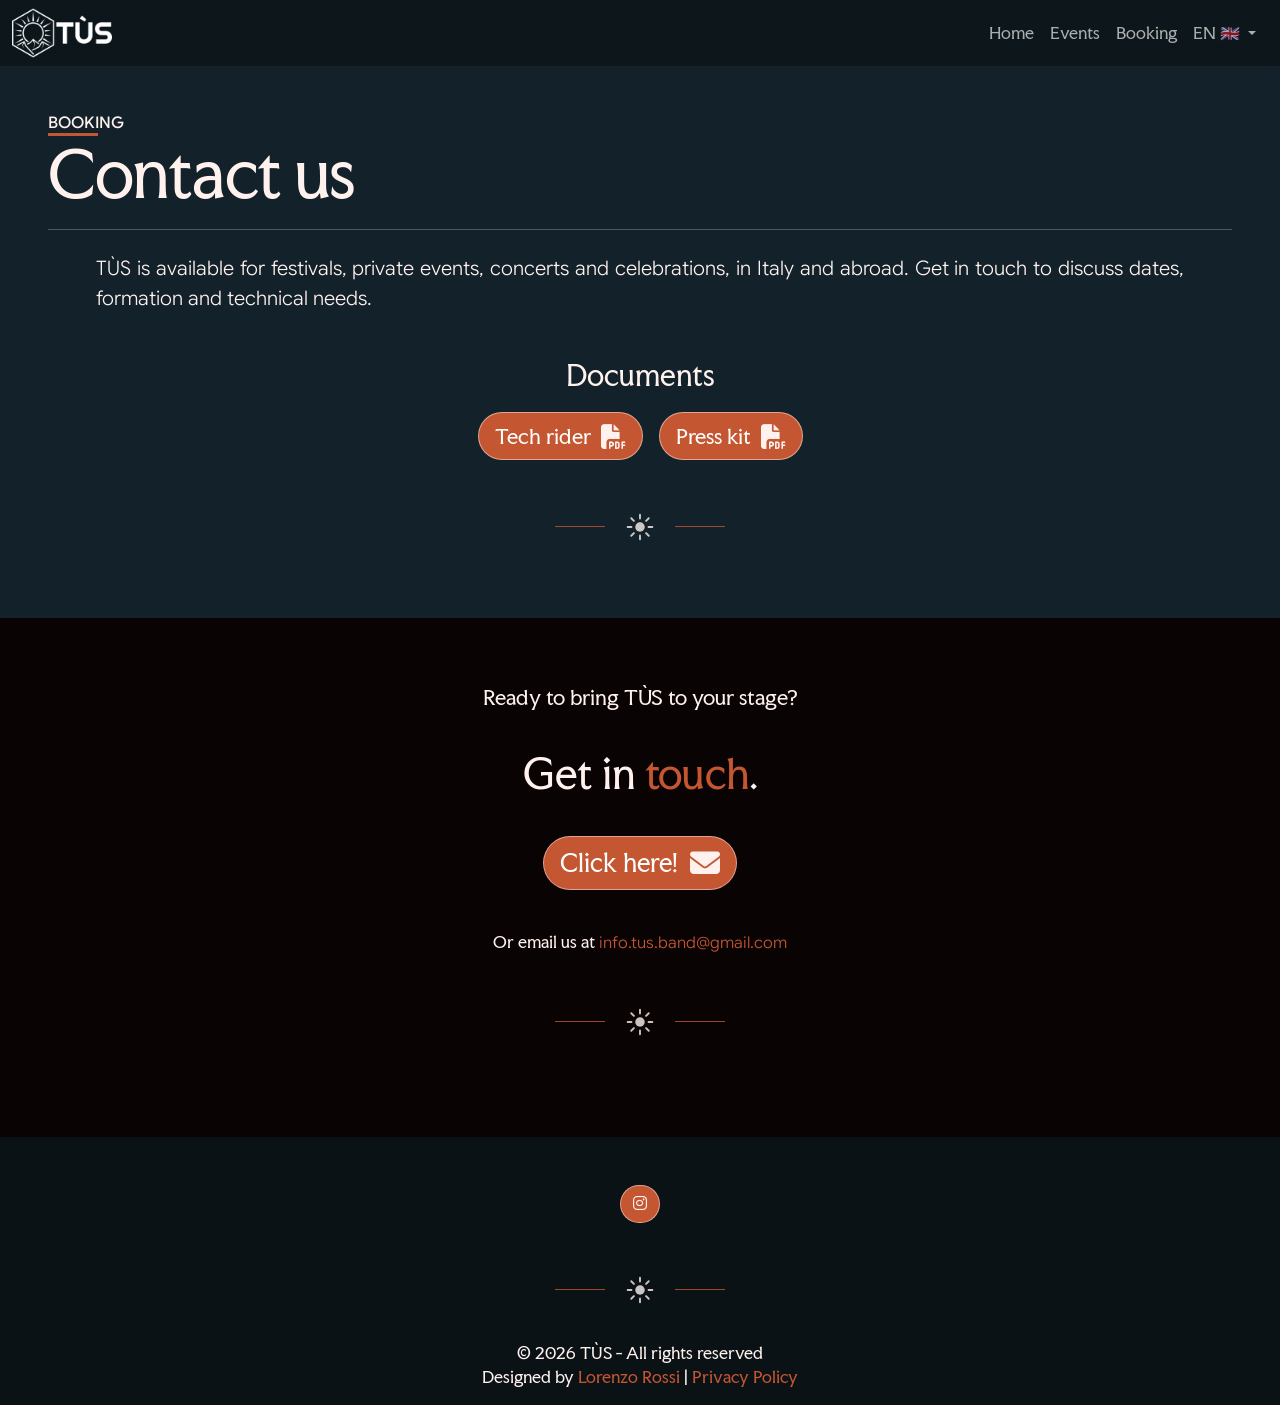
<file: en/booking/index.html>
<!DOCTYPE html><html lang="en" data-bs-theme="dark" data-beasties-container><head>
    <base href="/">
    <meta charset="utf-8">
    <meta name="viewport" content="width=device-width, initial-scale=1">
    <meta name="description" content="TÙS | Refined Celtic music from Northern Italy.">
    <meta name="keywords" content="music, scottish, irish, galician, breton, trad">
    <meta name="author" content="Lorenzo Rossi">
    <meta name="robots" content="index, follow">

    <title>TÙS</title>
    <link href="https://cdn.jsdelivr.net/npm/bootstrap@5.3.6/dist/css/bootstrap.min.css" rel="stylesheet" integrity="sha384-4Q6Gf2aSP4eDXB8Miphtr37CMZZQ5oXLH2yaXMJ2w8e2ZtHTl7GptT4jmndRuHDT" crossorigin="anonymous">
    
    <link rel="stylesheet" href="https://cdnjs.cloudflare.com/ajax/libs/font-awesome/6.7.2/css/all.min.css">
    
    <style>
      .loader {
        position: fixed;
        inset: 0;
        z-index: 9999;
        background-color: #0a1216;
        opacity: 1;
        transition: opacity 0.6s ease;
        display: flex;
        align-items: center;
        justify-content: center;
      }

      .loader.fade-out {
        opacity: 0;
        pointer-events: none;
      }

      .logo {
        width: 250px;
        animation: pulse 1.5s infinite;
      }

      @keyframes pulse {
        0% {
          transform: scale(1);
          opacity: 1;
        }
        50% {
          transform: scale(1.1);
          opacity: 1;
        }
        100% {
          transform: scale(1);
          opacity: 1;
        }
      }
    </style>
  <style>:root{--navbar-height: 66px;--color-bg: #13222A;--color-bg-alt: #0a1216;--color-bg-deep: #0a1216;--color-accent: #00ca9b;--color-accent-dark: #ff8860;--color-text: #fff2ee;--color-btn: #c45632;--color-btn-hover: #ff8860;--color-btn-action: #8b4129;--color-border: #fff2ee}app-root{position:relative;z-index:0}nav.navbar.fixed-top{position:fixed;z-index:1030}.offcanvas{z-index:1045!important;height:100vh;background-color:var(--color-bg-alt)}body{padding-top:var(--navbar-height);background-color:var(--color-bg)}@font-face{font-family:Google Sans Flex;src:url(/assets/fonts/Google_Sans_Flex/GoogleSansFlex-VariableFont_GRAD,ROND,opsz,slnt,wdth,wght.ttf) format("truetype-variations");font-weight:100 1000;font-style:normal;font-display:swap}*{font-family:Google Sans Flex,sans-serif;font-optical-sizing:auto;font-weight:300;font-style:normal;font-variation-settings:"wdth" 100;font-variation-settings:"slnt" 0,"wdth" 100,"GRAD" 0,"ROND" 0;color:var(--color-text)}@font-face{font-family:Faculty Glyphic;src:url(/assets/fonts/Faculty_Glyphic/FacultyGlyphic-Regular.ttf) format("truetype");font-weight:400;font-style:normal;font-display:swap}.title{font-family:Faculty Glyphic,sans-serif}nav{background-color:#0a1216b3;-webkit-backdrop-filter:blur(12px);backdrop-filter:blur(12px);border-bottom:1px solid rgba(255,255,255,.05)}footer{background-color:var(--color-bg-deep)}.cta{background-color:#0a0303}.btn-primary{background-color:var(--color-btn);border:1px solid rgba(255,242,238,.5);transition:ease-in-out .3s}.btn-primary:hover{background-color:var(--color-btn-hover);border:1px solid rgba(255,242,238,.5);box-shadow:0 0 20px #000}.btn-primary:active,.btn-primary:focus{background-color:var(--color-btn-action)!important;border-color:var(--color-btn-action)072921!important;box-shadow:none!important}a{text-decoration:none;color:var(--color-btn);transition:ease-in-out .3s}a:hover{color:var(--color-btn-hover)}a:active{color:var(--color-btn-action)}.highlight{color:var(--color-btn)}.separator-small{width:50px;height:3px;background:var(--color-btn);margin:0}.sep-sole{display:flex;align-items:center;gap:1rem;opacity:.8}.sep-sole:before,.sep-sole:after{content:"";flex:1;height:1px;opacity:1}.sep-sole svg{width:38px;height:38px;flex:none}.separator-sun{width:50px;height:1px;background:var(--color-btn);margin:0}.title.display-3{font-weight:600;font-size:clamp(2.2rem,5vw,4rem);letter-spacing:-.02em}.dropdown-menu{text-align:center;background-color:var(--color-bg-deep)}.dropdown-item:hover{background-color:var(--color-bg);cursor:pointer}.dropdown-item:active{background-color:var(--color-btn-hover)}
</style><link rel="stylesheet" href="styles-CSXFU5VS.css" media="print" onload="this.media='all'"><noscript><link rel="stylesheet" href="styles-CSXFU5VS.css"></noscript><style ng-app-id="ng">.scroll-button[_ngcontent-ng-c3466197075]{color:var(--color-text);position:fixed;bottom:20px;right:20px;padding:10px 15px;cursor:pointer;z-index:10;-webkit-backdrop-filter:blur(12px);backdrop-filter:blur(12px);border:1px solid var(--color-text)}</style><style ng-app-id="ng">.tus-divider[_ngcontent-ng-c2603846361]{--tus-color: #fff2ee;--tus-width: 100%;--tus-height: 90px;--tus-thickness: 1px;opacity:.7;display:flex;align-items:center;justify-content:center;width:var(--tus-width);height:var(--tus-height);color:var(--tus-color);margin:20px auto}.tus-divider[_ngcontent-ng-c2603846361]   svg[_ngcontent-ng-c2603846361]{width:100%;height:100%;display:block;overflow:visible}.tus-divider[_ngcontent-ng-c2603846361]   .line[_ngcontent-ng-c2603846361]{fill:none;stroke:currentColor;stroke-width:var(--tus-thickness);stroke-linecap:square;stroke-linejoin:miter}.tus-divider[_ngcontent-ng-c2603846361]   .fill[_ngcontent-ng-c2603846361]{fill:currentColor;stroke:none}.tus-01[_ngcontent-ng-c2603846361], .tus-02[_ngcontent-ng-c2603846361]{--tus-height: 75px}.tus-03[_ngcontent-ng-c2603846361], .tus-04[_ngcontent-ng-c2603846361], .tus-05[_ngcontent-ng-c2603846361], .tus-06[_ngcontent-ng-c2603846361], .tus-07[_ngcontent-ng-c2603846361]{--tus-height: 90px}.tus-08[_ngcontent-ng-c2603846361], .tus-09[_ngcontent-ng-c2603846361]{--tus-height: 85px}.tus-10[_ngcontent-ng-c2603846361]{--tus-height: 100px}@media(max-width:768px){.tus-divider[_ngcontent-ng-c2603846361]{--tus-width: 96%;--tus-height: 60px;margin:15px auto}}.tus-04[_ngcontent-ng-c2603846361]{--tus-color: #54715b;--tus-height: 110px;--tus-thickness: 3}.tus-08[_ngcontent-ng-c2603846361]{--tus-color: #c6a66b;--tus-height: 70px}.tus-10[_ngcontent-ng-c2603846361]{--tus-color: #171717}.tus-sun-divider[_ngcontent-ng-c2603846361]{--sun-color: #ffffff;--sun-size: 54px;--line-thickness: 2px;--ray-thickness: 1.8px;--line-gap: 22px;display:flex;align-items:center;justify-content:center;gap:var(--line-gap);width:100%;padding:15px 0;color:var(--sun-color)}.tus-sun-divider__line[_ngcontent-ng-c2603846361]{flex:1;height:var(--line-thickness);background:currentColor}.tus-sun-divider__icon[_ngcontent-ng-c2603846361]{display:block;flex:0 0 var(--sun-size);width:var(--sun-size);height:var(--sun-size);overflow:visible}.tus-sun-divider__icon[_ngcontent-ng-c2603846361]   .rays[_ngcontent-ng-c2603846361]{fill:none;stroke:currentColor;stroke-width:var(--ray-thickness);stroke-linecap:square}.tus-sun-divider__icon[_ngcontent-ng-c2603846361]   .sun[_ngcontent-ng-c2603846361]{fill:currentColor;stroke:none}@media(max-width:600px){.tus-sun-divider[_ngcontent-ng-c2603846361]{--sun-size: 44px;--line-gap: 14px}}.tus-sun-divider[_ngcontent-ng-c2603846361]{--sun-color: #c5a46d}.tus-sun-divider[_ngcontent-ng-c2603846361]{--sun-color: #49634f}.tus-sun-divider[_ngcontent-ng-c2603846361]{--sun-size: 68px}</style></head>

  <body><!--nghm--><script type="text/javascript" id="ng-event-dispatch-contract">(()=>{function p(t,n,r,o,e,i,f,m){return{eventType:t,event:n,targetElement:r,eic:o,timeStamp:e,eia:i,eirp:f,eiack:m}}function u(t){let n=[],r=e=>{n.push(e)};return{c:t,q:n,et:[],etc:[],d:r,h:e=>{r(p(e.type,e,e.target,t,Date.now()))}}}function s(t,n,r){for(let o=0;o<n.length;o++){let e=n[o];(r?t.etc:t.et).push(e),t.c.addEventListener(e,t.h,r)}}function c(t,n,r,o,e=window){let i=u(t);e._ejsas||(e._ejsas={}),e._ejsas[n]=i,s(i,r),s(i,o,!0)}window.__jsaction_bootstrap=c;})();
</script><script>window.__jsaction_bootstrap(document.body,"ng",["click"],[]);</script>
    <div id="app-loader" class="loader">
      <img src="assets/media/images/tus-logo-text-w.png" alt="Logo" class="logo">
    </div>

    <app-root ng-version="22.0.6" _nghost-ng-c3466197075 ngh="2" ng-server-context="ssg"><app-header _ngcontent-ng-c3466197075 ngh="0"><nav class="navbar navbar-expand-lg fixed-top"><div class="container-fluid"><div class="d-flex flex-row flex-align-center"><img src="assets/media/images/tus-logo-extended-w.png" alt="Logo TÙS" style="max-height: 50px;" tabindex="0" jsaction="click:;"></div><button type="button" data-bs-toggle="offcanvas" data-bs-target="#offcanvasNavbar" aria-controls="offcanvasNavbar" aria-label="Toggle navigation" class="navbar-toggler border-0"><span class="navbar-toggler-icon"></span></button></div><div tabindex="-1" id="offcanvasNavbar" aria-labelledby="offcanvasNavbarLabel" class="offcanvas offcanvas-end text-center"><div class="offcanvas-header text-center"><img src="assets/media/images/tus-logo-extended-w.png" alt="Logo TÙS" style="max-height: 50px;"><button type="button" data-bs-dismiss="offcanvas" aria-label="Close" class="btn-close"></button></div><div class="offcanvas-body"><ul class="navbar-nav justify-content-end flex-grow-1 pe-3"><li class="nav-item"><a class="nav-link title" href="/en" jsaction="click:;"> Home </a></li><li class="nav-item"><a class="nav-link title" href="/en/events" jsaction="click:;"> Events </a></li><li class="nav-item"><a class="nav-link title" href="/en/booking" jsaction="click:;"> Booking </a></li><li class="nav-item dropdown"><a href="#" role="button" data-bs-toggle="dropdown" aria-expanded="false" class="nav-link dropdown-toggle title"> EN <!--ngtns--> 🇬🇧 <!----><!----></a><ul class="dropdown-menu"><li class="clickable"><a class="dropdown-item anton title" jsaction="click:;">IT 🇮🇹</a></li><li class="clickable"><a class="dropdown-item anton title" jsaction="click:;">EN 🇬🇧</a></li></ul></li></ul></div></div></nav></app-header><main _ngcontent-ng-c3466197075><router-outlet _ngcontent-ng-c3466197075></router-outlet><app-booking _nghost-ng-c2603846361 ngh="1"><div _ngcontent-ng-c2603846361 appscrollreveal class="d-flex flex-column"><h6 _ngcontent-ng-c2603846361 class="text-uppercase mt-5 mx-lg-5 mx-3 mx-sm-2 mb-0" style="display: inline-block;"> Booking <div _ngcontent-ng-c2603846361 class="separator-small highlight"></div></h6><h1 _ngcontent-ng-c2603846361 class="title display-3 mx-lg-5 mx-3 mx-sm-2 mt-0 d-inline fw-normal"> Contact us <hr _ngcontent-ng-c2603846361></h1></div><div _ngcontent-ng-c2603846361 appscrollreveal class="mx-lg-5 mx-md-3 mx-sm-2"><p _ngcontent-ng-c2603846361 class="text-justify fs-5 px-3 px-md-5" style="text-align: justify;"> TÙS is available for festivals, private events, concerts and celebrations, in Italy and abroad. Get in touch to discuss dates, formation and technical needs. </p></div><div _ngcontent-ng-c2603846361 appscrollreveal class="d-flex flex-column align-items-center p-4"><p _ngcontent-ng-c2603846361 class="fs-3 title mb-3"> Documents </p><div _ngcontent-ng-c2603846361 class="d-flex flex-column flex-sm-row gap-3 text-center"><a _ngcontent-ng-c2603846361 href="assets/docs/tus-tech-rider-stage-plot.pdf" target="_blank" rel="noopener noreferrer"><button _ngcontent-ng-c2603846361 class="btn btn-primary rounded-5 p-3 py-2 title fs-5"> Tech rider&nbsp;&nbsp;<i _ngcontent-ng-c2603846361 aria-hidden="true" class="fa-solid fa-file-pdf fa-lg"></i></button></a><a _ngcontent-ng-c2603846361 href="assets/docs/tus-press-kit.pdf" target="_blank" rel="noopener noreferrer"><button _ngcontent-ng-c2603846361 class="btn btn-primary rounded-5 p-3 py-2 title fs-5"> Press kit&nbsp;&nbsp;<i _ngcontent-ng-c2603846361 aria-hidden="true" class="fa-solid fa-file-pdf fa-lg"></i></button></a></div><div _ngcontent-ng-c2603846361 role="separator" class="sep sep-sole my-5"><div _ngcontent-ng-c2603846361 class="separator-sun"></div><svg _ngcontent-ng-c2603846361="" viewBox="0 0 40 40" aria-hidden="true"><circle _ngcontent-ng-c2603846361="" cx="20" cy="20" r="5" fill="currentColor"/><g _ngcontent-ng-c2603846361="" stroke="currentColor" stroke-width="2" stroke-linecap="round"><path _ngcontent-ng-c2603846361="" d="M29 20h4M11 20H7M20 29v4M20 11V7M26.4 26.4l2.8 2.8M13.6 26.4l-2.8 2.8M26.4 13.6l2.8-2.8M13.6 13.6l-2.8-2.8"/></g></svg><div _ngcontent-ng-c2603846361 class="separator-sun"></div></div></div><div _ngcontent-ng-c2603846361 appscrollreveal class="cta d-flex flex-column align-items-center p-4 text-center py-5"><p _ngcontent-ng-c2603846361 class="title fs-5 my-3">Ready to bring TÙS to your stage?</p><p _ngcontent-ng-c2603846361 class="title fs-1 my-3"> Get in <span _ngcontent-ng-c2603846361 class="title highlight">touch</span>. </p><a _ngcontent-ng-c2603846361 href="mailto:info.tus.band@gmail.com" target="_blank"><button _ngcontent-ng-c2603846361 class="btn btn-primary rounded-5 p-3 py-2 mb-3 title fs-4 mt-3"> Click here!&nbsp;&nbsp;<i _ngcontent-ng-c2603846361 class="fa-solid fa-envelope fa-lg"></i></button></a><p _ngcontent-ng-c2603846361 class="title m-4 mb-0"> Or email us at <a _ngcontent-ng-c2603846361 href="mailto:info.tus.band@gmail.com" target="_blank">info.tus.band@gmail.com</a></p><div _ngcontent-ng-c2603846361 role="separator" class="sep sep-sole my-5"><div _ngcontent-ng-c2603846361 class="separator-sun"></div><svg _ngcontent-ng-c2603846361="" viewBox="0 0 40 40" aria-hidden="true"><circle _ngcontent-ng-c2603846361="" cx="20" cy="20" r="5" fill="currentColor"/><g _ngcontent-ng-c2603846361="" stroke="currentColor" stroke-width="2" stroke-linecap="round"><path _ngcontent-ng-c2603846361="" d="M29 20h4M11 20H7M20 29v4M20 11V7M26.4 26.4l2.8 2.8M13.6 26.4l-2.8 2.8M26.4 13.6l2.8-2.8M13.6 13.6l-2.8-2.8"/></g></svg><div _ngcontent-ng-c2603846361 class="separator-sun"></div></div></div></app-booking><!----></main><!----><app-footer _ngcontent-ng-c3466197075 ngh="1"><footer class="text-center"><div class="d-flex align-items-center justify-content-center py-5"><a href="https://www.instagram.com/tus.band/" target="_blank" class="btn btn-primary rounded-5 mx-3"><i class="fa-brands fa-instagram"></i></a></div><div role="separator" class="sep sep-sole my-3 mt-0"><div class="separator-sun"></div><svg viewBox="0 0 40 40" aria-hidden="true"><circle cx="20" cy="20" r="5" fill="currentColor"/><g stroke="currentColor" stroke-width="2" stroke-linecap="round"><path d="M29 20h4M11 20H7M20 29v4M20 11V7M26.4 26.4l2.8 2.8M13.6 26.4l-2.8 2.8M26.4 13.6l2.8-2.8M13.6 13.6l-2.8-2.8"/></g></svg><div class="separator-sun"></div></div><div class="text-center p-3"><p class="m-0 title">© 2026 TÙS - All rights reserved</p><p class="m-0 title"> Designed by <a href="https://lrossi.xyz" target="_blank" class="title">Lorenzo Rossi</a> | <a class="title" href="/en/privacy-policy" jsaction="click:;">Privacy Policy</a></p></div></footer></app-footer></app-root>
    <script src="https://cdn.jsdelivr.net/npm/@popperjs/core@2.11.8/dist/umd/popper.min.js" integrity="sha384-I7E8VVD/ismYTF4hNIPjVp/Zjvgyol6VFvRkX/vR+Vc4jQkC+hVqc2pM8ODewa9r" crossorigin="anonymous"></script>
    <script src="https://cdn.jsdelivr.net/npm/bootstrap@5.3.6/dist/js/bootstrap.min.js" integrity="sha384-RuyvpeZCxMJCqVUGFI0Do1mQrods/hhxYlcVfGPOfQtPJh0JCw12tUAZ/Mv10S7D" crossorigin="anonymous"></script>
  <script src="polyfills-ERLYOUQC.js" type="module"></script><script src="main-XMY4ENUR.js" type="module"></script>
<script id="ng-state" type="application/json">{"__nghData__":[{"t":{"25":"t0","26":"t1"},"c":{"25":[{"i":"t0","r":1}],"26":[]}},{},{"c":{"2":[{"i":"c2603846361","r":1}],"3":[]},"t":{"3":"t2"}}]}</script></body></html>
</file>
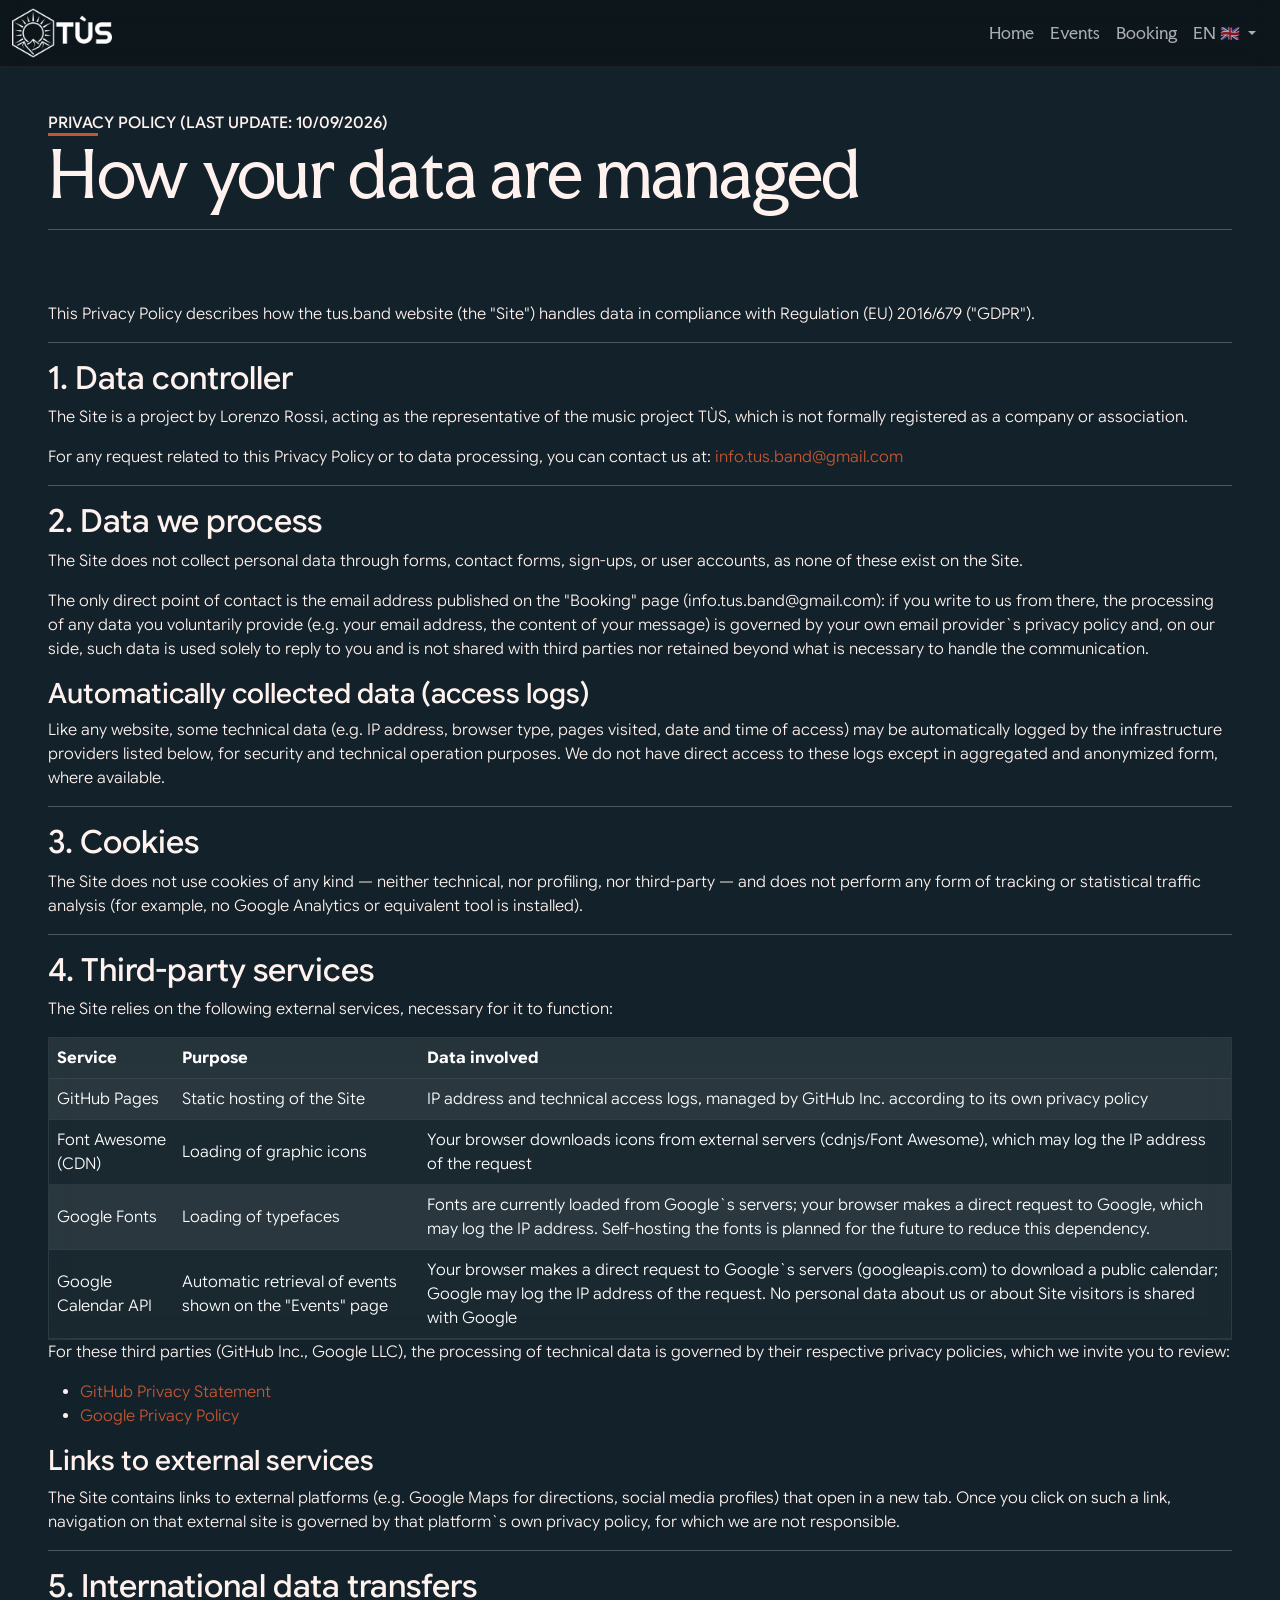
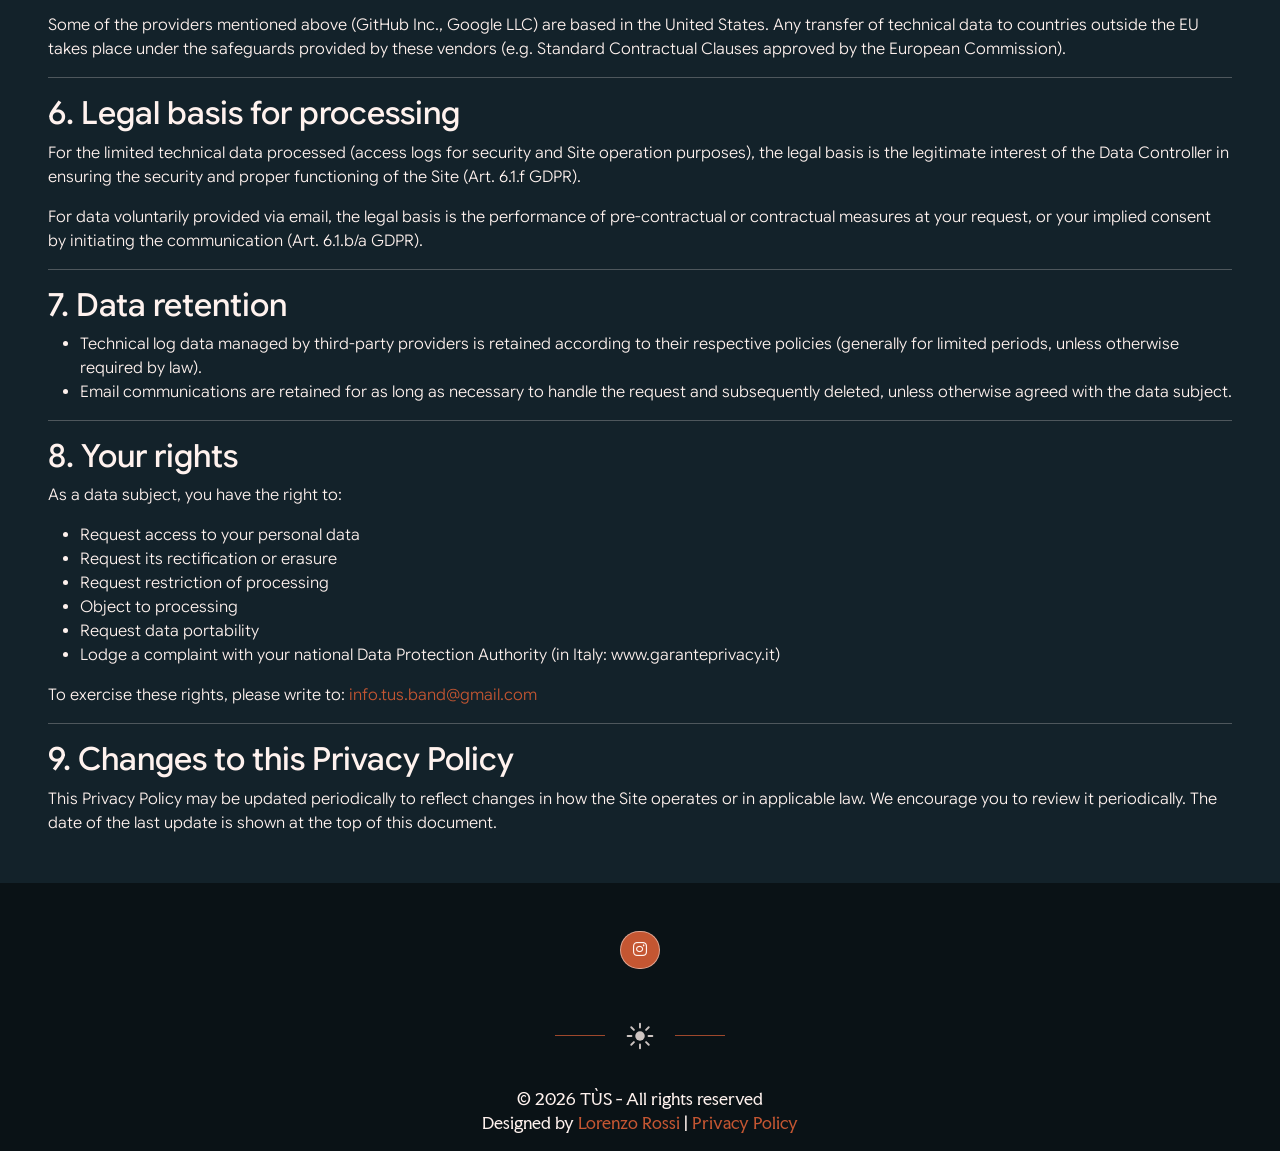
<file: en/privacy-policy/index.html>
<!DOCTYPE html><html lang="en" data-bs-theme="dark" data-beasties-container><head>
    <base href="/">
    <meta charset="utf-8">
    <meta name="viewport" content="width=device-width, initial-scale=1">
    <meta name="description" content="TÙS | Refined Celtic music from Northern Italy.">
    <meta name="keywords" content="music, scottish, irish, galician, breton, trad">
    <meta name="author" content="Lorenzo Rossi">
    <meta name="robots" content="index, follow">

    <title>TÙS</title>
    <link href="https://cdn.jsdelivr.net/npm/bootstrap@5.3.6/dist/css/bootstrap.min.css" rel="stylesheet" integrity="sha384-4Q6Gf2aSP4eDXB8Miphtr37CMZZQ5oXLH2yaXMJ2w8e2ZtHTl7GptT4jmndRuHDT" crossorigin="anonymous">
    
    <link rel="stylesheet" href="https://cdnjs.cloudflare.com/ajax/libs/font-awesome/6.7.2/css/all.min.css">
    
    <style>
      .loader {
        position: fixed;
        inset: 0;
        z-index: 9999;
        background-color: #0a1216;
        opacity: 1;
        transition: opacity 0.6s ease;
        display: flex;
        align-items: center;
        justify-content: center;
      }

      .loader.fade-out {
        opacity: 0;
        pointer-events: none;
      }

      .logo {
        width: 250px;
        animation: pulse 1.5s infinite;
      }

      @keyframes pulse {
        0% {
          transform: scale(1);
          opacity: 1;
        }
        50% {
          transform: scale(1.1);
          opacity: 1;
        }
        100% {
          transform: scale(1);
          opacity: 1;
        }
      }
    </style>
  <style>:root{--navbar-height: 66px;--color-bg: #13222A;--color-bg-alt: #0a1216;--color-bg-deep: #0a1216;--color-accent: #00ca9b;--color-accent-dark: #ff8860;--color-text: #fff2ee;--color-btn: #c45632;--color-btn-hover: #ff8860;--color-btn-action: #8b4129;--color-border: #fff2ee}app-root{position:relative;z-index:0}nav.navbar.fixed-top{position:fixed;z-index:1030}.offcanvas{z-index:1045!important;height:100vh;background-color:var(--color-bg-alt)}body{padding-top:var(--navbar-height);background-color:var(--color-bg)}@font-face{font-family:Google Sans Flex;src:url(/assets/fonts/Google_Sans_Flex/GoogleSansFlex-VariableFont_GRAD,ROND,opsz,slnt,wdth,wght.ttf) format("truetype-variations");font-weight:100 1000;font-style:normal;font-display:swap}*{font-family:Google Sans Flex,sans-serif;font-optical-sizing:auto;font-weight:300;font-style:normal;font-variation-settings:"wdth" 100;font-variation-settings:"slnt" 0,"wdth" 100,"GRAD" 0,"ROND" 0;color:var(--color-text)}@font-face{font-family:Faculty Glyphic;src:url(/assets/fonts/Faculty_Glyphic/FacultyGlyphic-Regular.ttf) format("truetype");font-weight:400;font-style:normal;font-display:swap}.title{font-family:Faculty Glyphic,sans-serif}nav{background-color:#0a1216b3;-webkit-backdrop-filter:blur(12px);backdrop-filter:blur(12px);border-bottom:1px solid rgba(255,255,255,.05)}footer{background-color:var(--color-bg-deep)}.btn-primary{background-color:var(--color-btn);border:1px solid rgba(255,242,238,.5);transition:ease-in-out .3s}.btn-primary:hover{background-color:var(--color-btn-hover);border:1px solid rgba(255,242,238,.5);box-shadow:0 0 20px #000}.btn-primary:active,.btn-primary:focus{background-color:var(--color-btn-action)!important;border-color:var(--color-btn-action)072921!important;box-shadow:none!important}a{text-decoration:none;color:var(--color-btn);transition:ease-in-out .3s}a:hover{color:var(--color-btn-hover)}a:active{color:var(--color-btn-action)}.highlight{color:var(--color-btn)}.separator-small{width:50px;height:3px;background:var(--color-btn);margin:0}.sep-sole{display:flex;align-items:center;gap:1rem;opacity:.8}.sep-sole:before,.sep-sole:after{content:"";flex:1;height:1px;opacity:1}.sep-sole svg{width:38px;height:38px;flex:none}.separator-sun{width:50px;height:1px;background:var(--color-btn);margin:0}.title.display-3{font-weight:600;font-size:clamp(2.2rem,5vw,4rem);letter-spacing:-.02em}.dropdown-menu{text-align:center;background-color:var(--color-bg-deep)}.dropdown-item:hover{background-color:var(--color-bg);cursor:pointer}.dropdown-item:active{background-color:var(--color-btn-hover)}
</style><link rel="stylesheet" href="styles-CSXFU5VS.css" media="print" onload="this.media='all'"><noscript><link rel="stylesheet" href="styles-CSXFU5VS.css"></noscript><style ng-app-id="ng">.scroll-button[_ngcontent-ng-c3466197075]{color:var(--color-text);position:fixed;bottom:20px;right:20px;padding:10px 15px;cursor:pointer;z-index:10;-webkit-backdrop-filter:blur(12px);backdrop-filter:blur(12px);border:1px solid var(--color-text)}</style><style ng-app-id="ng">.table-responsive[_ngcontent-ng-c3231884842]{-webkit-backdrop-filter:blur(12px);backdrop-filter:blur(12px);background:#ffffff08;border:1px solid rgba(255,255,255,.08);overflow:hidden}.table[_ngcontent-ng-c3231884842]{background:transparent;margin-bottom:0}.table[_ngcontent-ng-c3231884842]   thead[_ngcontent-ng-c3231884842]{background:#ffffff0d}.table[_ngcontent-ng-c3231884842]   th[_ngcontent-ng-c3231884842], .table[_ngcontent-ng-c3231884842]   td[_ngcontent-ng-c3231884842]{background:transparent;border-color:#ffffff14}.table-striped[_ngcontent-ng-c3231884842] > tbody[_ngcontent-ng-c3231884842] > tr[_ngcontent-ng-c3231884842]:nth-of-type(odd) > *[_ngcontent-ng-c3231884842]{background:#ffffff05}.table[_ngcontent-ng-c3231884842]   th[_ngcontent-ng-c3231884842]{font-weight:700}</style></head>

  <body><!--nghm--><script type="text/javascript" id="ng-event-dispatch-contract">(()=>{function p(t,n,r,o,e,i,f,m){return{eventType:t,event:n,targetElement:r,eic:o,timeStamp:e,eia:i,eirp:f,eiack:m}}function u(t){let n=[],r=e=>{n.push(e)};return{c:t,q:n,et:[],etc:[],d:r,h:e=>{r(p(e.type,e,e.target,t,Date.now()))}}}function s(t,n,r){for(let o=0;o<n.length;o++){let e=n[o];(r?t.etc:t.et).push(e),t.c.addEventListener(e,t.h,r)}}function c(t,n,r,o,e=window){let i=u(t);e._ejsas||(e._ejsas={}),e._ejsas[n]=i,s(i,r),s(i,o,!0)}window.__jsaction_bootstrap=c;})();
</script><script>window.__jsaction_bootstrap(document.body,"ng",["click"],[]);</script>
    <div id="app-loader" class="loader">
      <img src="assets/media/images/tus-logo-text-w.png" alt="Logo" class="logo">
    </div>

    <app-root ng-version="22.0.6" _nghost-ng-c3466197075 ngh="2" ng-server-context="ssg"><app-header _ngcontent-ng-c3466197075 ngh="0"><nav class="navbar navbar-expand-lg fixed-top"><div class="container-fluid"><div class="d-flex flex-row flex-align-center"><img src="assets/media/images/tus-logo-extended-w.png" alt="Logo TÙS" style="max-height: 50px;" tabindex="0" jsaction="click:;"></div><button type="button" data-bs-toggle="offcanvas" data-bs-target="#offcanvasNavbar" aria-controls="offcanvasNavbar" aria-label="Toggle navigation" class="navbar-toggler border-0"><span class="navbar-toggler-icon"></span></button></div><div tabindex="-1" id="offcanvasNavbar" aria-labelledby="offcanvasNavbarLabel" class="offcanvas offcanvas-end text-center"><div class="offcanvas-header text-center"><img src="assets/media/images/tus-logo-extended-w.png" alt="Logo TÙS" style="max-height: 50px;"><button type="button" data-bs-dismiss="offcanvas" aria-label="Close" class="btn-close"></button></div><div class="offcanvas-body"><ul class="navbar-nav justify-content-end flex-grow-1 pe-3"><li class="nav-item"><a class="nav-link title" href="/en" jsaction="click:;"> Home </a></li><li class="nav-item"><a class="nav-link title" href="/en/events" jsaction="click:;"> Eventi </a></li><li class="nav-item"><a class="nav-link title" href="/en/booking" jsaction="click:;"> Booking </a></li><li class="nav-item dropdown"><a href="#" role="button" data-bs-toggle="dropdown" aria-expanded="false" class="nav-link dropdown-toggle title"> EN <!--ngtns--> 🇬🇧 <!----><!----></a><ul class="dropdown-menu"><li class="clickable"><a class="dropdown-item anton title" jsaction="click:;">IT 🇮🇹</a></li><li class="clickable"><a class="dropdown-item anton title" jsaction="click:;">EN 🇬🇧</a></li></ul></li></ul></div></div></nav></app-header><main _ngcontent-ng-c3466197075><router-outlet _ngcontent-ng-c3466197075></router-outlet><app-privacy-policy _nghost-ng-c3231884842 ngh="1"><div _ngcontent-ng-c3231884842 appscrollreveal class="d-flex flex-column"><h6 _ngcontent-ng-c3231884842 class="text-uppercase mt-5 mx-lg-5 mx-3 mx-sm-2 mb-0" style="display: inline-block;"> Privacy Policy (Ultimo aggiornamento: 10/09/2026) <div _ngcontent-ng-c3231884842 class="separator-small highlight"></div></h6><h1 _ngcontent-ng-c3231884842 class="title display-3 mx-lg-5 mx-3 mx-sm-2 mt-0 d-inline fw-normal"> Come sono gestiti i tuoi dati <hr _ngcontent-ng-c3231884842></h1></div><div _ngcontent-ng-c3231884842 class="m-5"><p _ngcontent-ng-c3231884842> La presente Privacy Policy descrive come il sito tus.band ("il Sito") tratta i dati nel rispetto del Regolamento (UE) 2016/679 ("GDPR"). </p><hr _ngcontent-ng-c3231884842><h2 _ngcontent-ng-c3231884842> 1. Titolare del trattamento </h2><p _ngcontent-ng-c3231884842> Il Sito è un progetto gestito da Lorenzo Rossi, in qualità di referente del progetto musicale TÙS, non costituito come società o associazione formale. </p><p _ngcontent-ng-c3231884842> Per qualsiasi richiesta relativa alla presente Privacy Policy o al trattamento dei dati, puoi contattarci a: <a _ngcontent-ng-c3231884842 href="mailto:info.tus.band@gmail.com">info.tus.band@gmail.com</a></p><hr _ngcontent-ng-c3231884842><h2 _ngcontent-ng-c3231884842> 2. Dati trattati </h2><p _ngcontent-ng-c3231884842> Il Sito non raccoglie dati personali attraverso moduli, form di contatto, iscrizioni o account utente, poiché non ne sono presenti. </p><p _ngcontent-ng-c3231884842> L'unico punto di contatto diretto è l'indirizzo email pubblicato nella pagina "Booking" (info.tus.band@gmail.com): se ci scrivi da lì, il trattamento dei dati che ci fornisci volontariamente (es. la tua email, il contenuto del messaggio) è regolato dalla privacy policy del tuo provider di posta elettronica e, per quanto riguarda noi, tali dati sono utilizzati esclusivamente per risponderti e non vengono ceduti a terzi né conservati oltre il tempo necessario a gestire la comunicazione. </p><h3 _ngcontent-ng-c3231884842> Dati raccolti automaticamente (log di navigazione) </h3><p _ngcontent-ng-c3231884842> Come qualunque sito web, alcuni dati tecnici (es. indirizzo IP, tipo di browser, pagine visitate, data e ora di accesso) potrebbero essere registrati automaticamente dai fornitori di infrastruttura di seguito elencati, per finalità di sicurezza e funzionamento tecnico. Non abbiamo accesso diretto a questi log se non in forma aggregata e anonima, quando disponibile. </p><hr _ngcontent-ng-c3231884842><h2 _ngcontent-ng-c3231884842> 3. Cookie </h2><p _ngcontent-ng-c3231884842> Il Sito non utilizza cookie di alcun tipo — né tecnici, né di profilazione, né di terze parti — e non effettua alcuna forma di tracciamento o analisi statistica del traffico (non è installato, ad esempio, Google Analytics o strumenti equivalenti). </p><hr _ngcontent-ng-c3231884842><h2 _ngcontent-ng-c3231884842> 4. Servizi di terze parti </h2><p _ngcontent-ng-c3231884842> Il Sito si appoggia ai seguenti servizi esterni, necessari al suo funzionamento: </p><div _ngcontent-ng-c3231884842 class="table-responsive"><table _ngcontent-ng-c3231884842 class="table table-striped align-middle"><thead _ngcontent-ng-c3231884842><tr _ngcontent-ng-c3231884842><th _ngcontent-ng-c3231884842 scope="col">Servizio</th><th _ngcontent-ng-c3231884842 scope="col">Finalità</th><th _ngcontent-ng-c3231884842 scope="col">Dati coinvolti</th></tr></thead><tbody _ngcontent-ng-c3231884842><tr _ngcontent-ng-c3231884842><td _ngcontent-ng-c3231884842>GitHub Pages</td><td _ngcontent-ng-c3231884842>Hosting statico del sito</td><td _ngcontent-ng-c3231884842>Indirizzo IP e log tecnici di accesso, gestiti da GitHub Inc. secondo la propria privacy policy</td></tr><tr _ngcontent-ng-c3231884842><td _ngcontent-ng-c3231884842>Font Awesome (CDN)</td><td _ngcontent-ng-c3231884842>Caricamento delle icone grafiche</td><td _ngcontent-ng-c3231884842>Il browser scarica le icone da server esterni (cdnjs/Font Awesome), che possono registrare l'indirizzo IP della richiesta</td></tr><tr _ngcontent-ng-c3231884842><td _ngcontent-ng-c3231884842>Google Fonts</td><td _ngcontent-ng-c3231884842>Caricamento dei caratteri tipografici</td><td _ngcontent-ng-c3231884842>Attualmente i font sono caricati dai server Google; il tuo browser effettua una richiesta diretta a Google, che può registrare l'indirizzo IP. È prevista in futuro la migrazione a font self-hosted per ridurre questa dipendenza.</td></tr><tr _ngcontent-ng-c3231884842><td _ngcontent-ng-c3231884842>Google Calendar API</td><td _ngcontent-ng-c3231884842>Recupero automatico degli eventi mostrati nella pagina "Eventi"</td><td _ngcontent-ng-c3231884842>Il tuo browser effettua una richiesta diretta ai server di Google (googleapis.com) per scaricare un calendario pubblico; Google può registrare l'indirizzo IP della richiesta. Non viene condiviso con Google alcun dato personale che ci riguarda o che riguarda i visitatori del Sito</td></tr></tbody></table></div><p _ngcontent-ng-c3231884842> Per queste terze parti (GitHub Inc., Google LLC), il trattamento dei dati tecnici è regolato dalle rispettive privacy policy, che ti invitiamo a consultare: </p><ul _ngcontent-ng-c3231884842><li _ngcontent-ng-c3231884842><a _ngcontent-ng-c3231884842 href="https://docs.github.com/en/site-policy/privacy-policies/github-general-privacy-statement" target="_blank" rel="noopener noreferrer">Privacy Statement di GitHub</a></li><li _ngcontent-ng-c3231884842><a _ngcontent-ng-c3231884842 href="https://policies.google.com/privacy" target="_blank" rel="noopener noreferrer">Privacy Policy di Google</a></li></ul><h3 _ngcontent-ng-c3231884842> Link a servizi esterni </h3><p _ngcontent-ng-c3231884842> Il Sito contiene link a piattaforme esterne (es. Google Maps per le indicazioni stradali, profili social) che vengono aperti in una nuova scheda. Una volta cliccato il link, la navigazione su quel sito esterno è regolata dalla privacy policy di quella piattaforma, di cui non siamo responsabili. </p><hr _ngcontent-ng-c3231884842><h2 _ngcontent-ng-c3231884842> 5. Trasferimento dei dati extra-UE </h2><p _ngcontent-ng-c3231884842> Alcuni dei fornitori sopra citati (GitHub Inc., Google LLC) hanno sede negli Stati Uniti. Il trasferimento di eventuali dati tecnici verso paesi extra-UE avviene sulla base delle garanzie previste da tali fornitori (es. Clausole Contrattuali Standard approvate dalla Commissione Europea). </p><hr _ngcontent-ng-c3231884842><h2 _ngcontent-ng-c3231884842> 6. Base giuridica del trattamento </h2><p _ngcontent-ng-c3231884842> Per i limitati dati tecnici trattati (log di accesso ai fini di sicurezza e funzionamento del Sito), la base giuridica è il legittimo interesse del Titolare a garantire la sicurezza e il corretto funzionamento del Sito (art. 6.1.f GDPR). </p><p _ngcontent-ng-c3231884842> Per i dati forniti volontariamente via email, la base giuridica è l'esecuzione di misure precontrattuali o contrattuali su tua richiesta, oppure il tuo consenso implicito nell'aver avviato la comunicazione (art. 6.1.b/a GDPR). </p><hr _ngcontent-ng-c3231884842><h2 _ngcontent-ng-c3231884842> 7. Conservazione dei dati </h2><ul _ngcontent-ng-c3231884842><li _ngcontent-ng-c3231884842>I dati tecnici di log gestiti dai fornitori terzi sono conservati secondo le rispettive policy (generalmente per periodi limitati, salvo obblighi di legge).</li><li _ngcontent-ng-c3231884842>Le comunicazioni email sono conservate per il tempo necessario a gestire la richiesta e successivamente eliminate, salvo diverso accordo con l'interessato.</li></ul><hr _ngcontent-ng-c3231884842><h2 _ngcontent-ng-c3231884842> 8. I tuoi diritti </h2><p _ngcontent-ng-c3231884842> In qualità di interessato, hai il diritto di: </p><ul _ngcontent-ng-c3231884842><li _ngcontent-ng-c3231884842>Richiedere accesso ai tuoi dati personali</li><li _ngcontent-ng-c3231884842>Richiederne la rettifica o la cancellazione</li><li _ngcontent-ng-c3231884842>Richiedere la limitazione del trattamento</li><li _ngcontent-ng-c3231884842>Opporti al trattamento</li><li _ngcontent-ng-c3231884842>Richiedere la portabilità dei dati</li><li _ngcontent-ng-c3231884842>Proporre reclamo al Garante per la Protezione dei Dati Personali (www.garanteprivacy.it)</li></ul><p _ngcontent-ng-c3231884842> Per esercitare questi diritti, scrivi a: <a _ngcontent-ng-c3231884842 href="mailto:info.tus.band@gmail.com">info.tus.band@gmail.com</a></p><hr _ngcontent-ng-c3231884842><h2 _ngcontent-ng-c3231884842> 9. Modifiche alla presente Privacy Policy </h2><p _ngcontent-ng-c3231884842> Questa Privacy Policy può essere aggiornata periodicamente per riflettere cambiamenti nel funzionamento del Sito o nella normativa applicabile. Ti invitiamo a consultarla periodicamente. La data di ultimo aggiornamento è indicata in cima al documento. </p></div></app-privacy-policy><!----></main><!----><app-footer _ngcontent-ng-c3466197075 ngh="1"><footer class="text-center"><div class="d-flex align-items-center justify-content-center py-5"><a href="https://www.instagram.com/tus.band/" target="_blank" class="btn btn-primary rounded-5 mx-3"><i class="fa-brands fa-instagram"></i></a></div><div role="separator" class="sep sep-sole my-3 mt-0"><div class="separator-sun"></div><svg viewBox="0 0 40 40" aria-hidden="true"><circle cx="20" cy="20" r="5" fill="currentColor"/><g stroke="currentColor" stroke-width="2" stroke-linecap="round"><path d="M29 20h4M11 20H7M20 29v4M20 11V7M26.4 26.4l2.8 2.8M13.6 26.4l-2.8 2.8M26.4 13.6l2.8-2.8M13.6 13.6l-2.8-2.8"/></g></svg><div class="separator-sun"></div></div><div class="text-center p-3"><p class="m-0 title">© 2026 TÙS - All rights reserved</p><p class="m-0 title"> Designed by <a href="https://lrossi.xyz" target="_blank" class="title">Lorenzo Rossi</a> | <a class="title" href="/en/privacy-policy" jsaction="click:;">Privacy Policy</a></p></div></footer></app-footer></app-root>
    <script src="https://cdn.jsdelivr.net/npm/@popperjs/core@2.11.8/dist/umd/popper.min.js" integrity="sha384-I7E8VVD/ismYTF4hNIPjVp/Zjvgyol6VFvRkX/vR+Vc4jQkC+hVqc2pM8ODewa9r" crossorigin="anonymous"></script>
    <script src="https://cdn.jsdelivr.net/npm/bootstrap@5.3.6/dist/js/bootstrap.min.js" integrity="sha384-RuyvpeZCxMJCqVUGFI0Do1mQrods/hhxYlcVfGPOfQtPJh0JCw12tUAZ/Mv10S7D" crossorigin="anonymous"></script>
  <script src="polyfills-ERLYOUQC.js" type="module"></script><script src="main-XMY4ENUR.js" type="module"></script>
<script id="ng-state" type="application/json">{"__nghData__":[{"t":{"25":"t0","26":"t1"},"c":{"25":[{"i":"t0","r":1}],"26":[]}},{},{"c":{"2":[{"i":"c3231884842","r":1}],"3":[]},"t":{"3":"t6"}}]}</script></body></html>
</file>
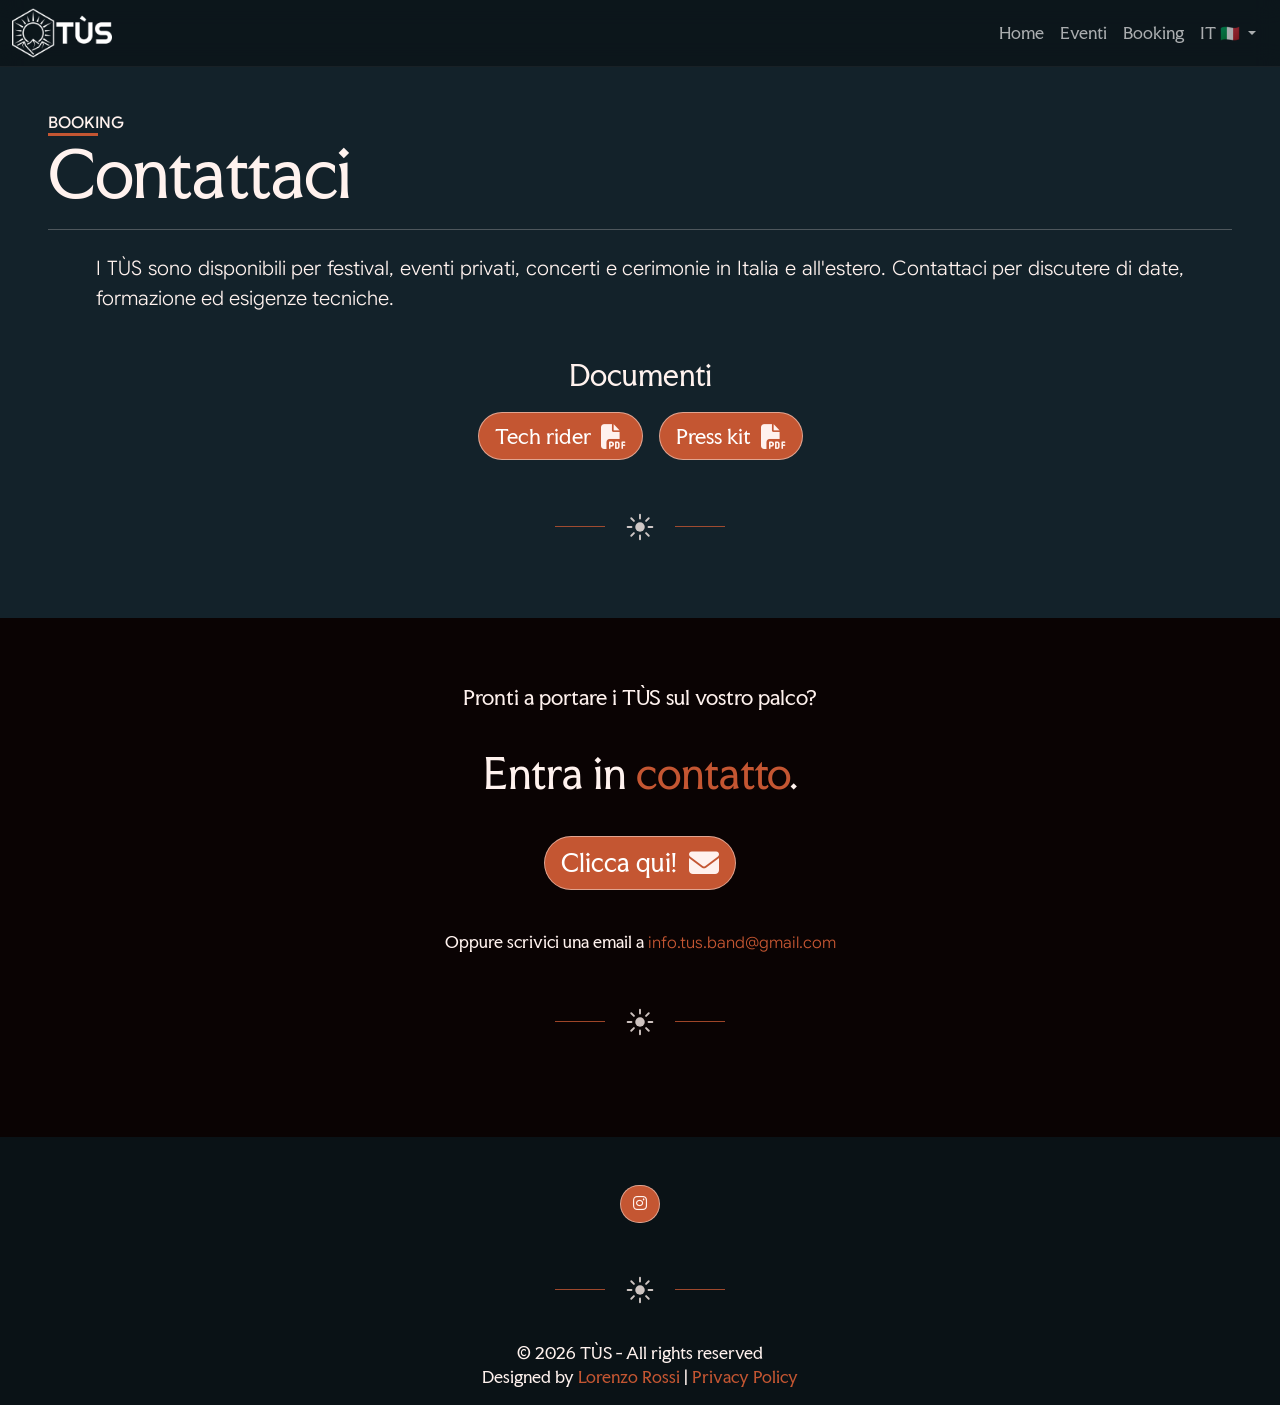
<file: it/booking/index.html>
<!DOCTYPE html><html lang="it" data-bs-theme="dark" data-beasties-container><head>
    <base href="/">
    <meta charset="utf-8">
    <meta name="viewport" content="width=device-width, initial-scale=1">
    <meta name="description" content="TÙS | Refined Celtic music from Northern Italy.">
    <meta name="keywords" content="music, scottish, irish, galician, breton, trad">
    <meta name="author" content="Lorenzo Rossi">
    <meta name="robots" content="index, follow">

    <title>TÙS</title>
    <link href="https://cdn.jsdelivr.net/npm/bootstrap@5.3.6/dist/css/bootstrap.min.css" rel="stylesheet" integrity="sha384-4Q6Gf2aSP4eDXB8Miphtr37CMZZQ5oXLH2yaXMJ2w8e2ZtHTl7GptT4jmndRuHDT" crossorigin="anonymous">
    
    <link rel="stylesheet" href="https://cdnjs.cloudflare.com/ajax/libs/font-awesome/6.7.2/css/all.min.css">
    
    <style>
      .loader {
        position: fixed;
        inset: 0;
        z-index: 9999;
        background-color: #0a1216;
        opacity: 1;
        transition: opacity 0.6s ease;
        display: flex;
        align-items: center;
        justify-content: center;
      }

      .loader.fade-out {
        opacity: 0;
        pointer-events: none;
      }

      .logo {
        width: 250px;
        animation: pulse 1.5s infinite;
      }

      @keyframes pulse {
        0% {
          transform: scale(1);
          opacity: 1;
        }
        50% {
          transform: scale(1.1);
          opacity: 1;
        }
        100% {
          transform: scale(1);
          opacity: 1;
        }
      }
    </style>
  <style>:root{--navbar-height: 66px;--color-bg: #13222A;--color-bg-alt: #0a1216;--color-bg-deep: #0a1216;--color-accent: #00ca9b;--color-accent-dark: #ff8860;--color-text: #fff2ee;--color-btn: #c45632;--color-btn-hover: #ff8860;--color-btn-action: #8b4129;--color-border: #fff2ee}app-root{position:relative;z-index:0}nav.navbar.fixed-top{position:fixed;z-index:1030}.offcanvas{z-index:1045!important;height:100vh;background-color:var(--color-bg-alt)}body{padding-top:var(--navbar-height);background-color:var(--color-bg)}@font-face{font-family:Google Sans Flex;src:url(/assets/fonts/Google_Sans_Flex/GoogleSansFlex-VariableFont_GRAD,ROND,opsz,slnt,wdth,wght.ttf) format("truetype-variations");font-weight:100 1000;font-style:normal;font-display:swap}*{font-family:Google Sans Flex,sans-serif;font-optical-sizing:auto;font-weight:300;font-style:normal;font-variation-settings:"wdth" 100;font-variation-settings:"slnt" 0,"wdth" 100,"GRAD" 0,"ROND" 0;color:var(--color-text)}@font-face{font-family:Faculty Glyphic;src:url(/assets/fonts/Faculty_Glyphic/FacultyGlyphic-Regular.ttf) format("truetype");font-weight:400;font-style:normal;font-display:swap}.title{font-family:Faculty Glyphic,sans-serif}nav{background-color:#0a1216b3;-webkit-backdrop-filter:blur(12px);backdrop-filter:blur(12px);border-bottom:1px solid rgba(255,255,255,.05)}footer{background-color:var(--color-bg-deep)}.cta{background-color:#0a0303}.btn-primary{background-color:var(--color-btn);border:1px solid rgba(255,242,238,.5);transition:ease-in-out .3s}.btn-primary:hover{background-color:var(--color-btn-hover);border:1px solid rgba(255,242,238,.5);box-shadow:0 0 20px #000}.btn-primary:active,.btn-primary:focus{background-color:var(--color-btn-action)!important;border-color:var(--color-btn-action)072921!important;box-shadow:none!important}a{text-decoration:none;color:var(--color-btn);transition:ease-in-out .3s}a:hover{color:var(--color-btn-hover)}a:active{color:var(--color-btn-action)}.highlight{color:var(--color-btn)}.separator-small{width:50px;height:3px;background:var(--color-btn);margin:0}.sep-sole{display:flex;align-items:center;gap:1rem;opacity:.8}.sep-sole:before,.sep-sole:after{content:"";flex:1;height:1px;opacity:1}.sep-sole svg{width:38px;height:38px;flex:none}.separator-sun{width:50px;height:1px;background:var(--color-btn);margin:0}.title.display-3{font-weight:600;font-size:clamp(2.2rem,5vw,4rem);letter-spacing:-.02em}.dropdown-menu{text-align:center;background-color:var(--color-bg-deep)}.dropdown-item:hover{background-color:var(--color-bg);cursor:pointer}.dropdown-item:active{background-color:var(--color-btn-hover)}
</style><link rel="stylesheet" href="styles-CSXFU5VS.css" media="print" onload="this.media='all'"><noscript><link rel="stylesheet" href="styles-CSXFU5VS.css"></noscript><style ng-app-id="ng">.scroll-button[_ngcontent-ng-c3466197075]{color:var(--color-text);position:fixed;bottom:20px;right:20px;padding:10px 15px;cursor:pointer;z-index:10;-webkit-backdrop-filter:blur(12px);backdrop-filter:blur(12px);border:1px solid var(--color-text)}</style><style ng-app-id="ng">.tus-divider[_ngcontent-ng-c2603846361]{--tus-color: #fff2ee;--tus-width: 100%;--tus-height: 90px;--tus-thickness: 1px;opacity:.7;display:flex;align-items:center;justify-content:center;width:var(--tus-width);height:var(--tus-height);color:var(--tus-color);margin:20px auto}.tus-divider[_ngcontent-ng-c2603846361]   svg[_ngcontent-ng-c2603846361]{width:100%;height:100%;display:block;overflow:visible}.tus-divider[_ngcontent-ng-c2603846361]   .line[_ngcontent-ng-c2603846361]{fill:none;stroke:currentColor;stroke-width:var(--tus-thickness);stroke-linecap:square;stroke-linejoin:miter}.tus-divider[_ngcontent-ng-c2603846361]   .fill[_ngcontent-ng-c2603846361]{fill:currentColor;stroke:none}.tus-01[_ngcontent-ng-c2603846361], .tus-02[_ngcontent-ng-c2603846361]{--tus-height: 75px}.tus-03[_ngcontent-ng-c2603846361], .tus-04[_ngcontent-ng-c2603846361], .tus-05[_ngcontent-ng-c2603846361], .tus-06[_ngcontent-ng-c2603846361], .tus-07[_ngcontent-ng-c2603846361]{--tus-height: 90px}.tus-08[_ngcontent-ng-c2603846361], .tus-09[_ngcontent-ng-c2603846361]{--tus-height: 85px}.tus-10[_ngcontent-ng-c2603846361]{--tus-height: 100px}@media(max-width:768px){.tus-divider[_ngcontent-ng-c2603846361]{--tus-width: 96%;--tus-height: 60px;margin:15px auto}}.tus-04[_ngcontent-ng-c2603846361]{--tus-color: #54715b;--tus-height: 110px;--tus-thickness: 3}.tus-08[_ngcontent-ng-c2603846361]{--tus-color: #c6a66b;--tus-height: 70px}.tus-10[_ngcontent-ng-c2603846361]{--tus-color: #171717}.tus-sun-divider[_ngcontent-ng-c2603846361]{--sun-color: #ffffff;--sun-size: 54px;--line-thickness: 2px;--ray-thickness: 1.8px;--line-gap: 22px;display:flex;align-items:center;justify-content:center;gap:var(--line-gap);width:100%;padding:15px 0;color:var(--sun-color)}.tus-sun-divider__line[_ngcontent-ng-c2603846361]{flex:1;height:var(--line-thickness);background:currentColor}.tus-sun-divider__icon[_ngcontent-ng-c2603846361]{display:block;flex:0 0 var(--sun-size);width:var(--sun-size);height:var(--sun-size);overflow:visible}.tus-sun-divider__icon[_ngcontent-ng-c2603846361]   .rays[_ngcontent-ng-c2603846361]{fill:none;stroke:currentColor;stroke-width:var(--ray-thickness);stroke-linecap:square}.tus-sun-divider__icon[_ngcontent-ng-c2603846361]   .sun[_ngcontent-ng-c2603846361]{fill:currentColor;stroke:none}@media(max-width:600px){.tus-sun-divider[_ngcontent-ng-c2603846361]{--sun-size: 44px;--line-gap: 14px}}.tus-sun-divider[_ngcontent-ng-c2603846361]{--sun-color: #c5a46d}.tus-sun-divider[_ngcontent-ng-c2603846361]{--sun-color: #49634f}.tus-sun-divider[_ngcontent-ng-c2603846361]{--sun-size: 68px}</style></head>

  <body><!--nghm--><script type="text/javascript" id="ng-event-dispatch-contract">(()=>{function p(t,n,r,o,e,i,f,m){return{eventType:t,event:n,targetElement:r,eic:o,timeStamp:e,eia:i,eirp:f,eiack:m}}function u(t){let n=[],r=e=>{n.push(e)};return{c:t,q:n,et:[],etc:[],d:r,h:e=>{r(p(e.type,e,e.target,t,Date.now()))}}}function s(t,n,r){for(let o=0;o<n.length;o++){let e=n[o];(r?t.etc:t.et).push(e),t.c.addEventListener(e,t.h,r)}}function c(t,n,r,o,e=window){let i=u(t);e._ejsas||(e._ejsas={}),e._ejsas[n]=i,s(i,r),s(i,o,!0)}window.__jsaction_bootstrap=c;})();
</script><script>window.__jsaction_bootstrap(document.body,"ng",["click"],[]);</script>
    <div id="app-loader" class="loader">
      <img src="assets/media/images/tus-logo-text-w.png" alt="Logo" class="logo">
    </div>

    <app-root ng-version="22.0.6" _nghost-ng-c3466197075 ngh="2" ng-server-context="ssg"><app-header _ngcontent-ng-c3466197075 ngh="0"><nav class="navbar navbar-expand-lg fixed-top"><div class="container-fluid"><div class="d-flex flex-row flex-align-center"><img src="assets/media/images/tus-logo-extended-w.png" alt="Logo TÙS" style="max-height: 50px;" tabindex="0" jsaction="click:;"></div><button type="button" data-bs-toggle="offcanvas" data-bs-target="#offcanvasNavbar" aria-controls="offcanvasNavbar" aria-label="Toggle navigation" class="navbar-toggler border-0"><span class="navbar-toggler-icon"></span></button></div><div tabindex="-1" id="offcanvasNavbar" aria-labelledby="offcanvasNavbarLabel" class="offcanvas offcanvas-end text-center"><div class="offcanvas-header text-center"><img src="assets/media/images/tus-logo-extended-w.png" alt="Logo TÙS" style="max-height: 50px;"><button type="button" data-bs-dismiss="offcanvas" aria-label="Close" class="btn-close"></button></div><div class="offcanvas-body"><ul class="navbar-nav justify-content-end flex-grow-1 pe-3"><li class="nav-item"><a class="nav-link title" href="/it" jsaction="click:;"> Home </a></li><li class="nav-item"><a class="nav-link title" href="/it/events" jsaction="click:;"> Events </a></li><li class="nav-item"><a class="nav-link title" href="/it/booking" jsaction="click:;"> Booking </a></li><li class="nav-item dropdown"><a href="#" role="button" data-bs-toggle="dropdown" aria-expanded="false" class="nav-link dropdown-toggle title"> IT <!----> 🇮🇹 <!----></a><ul class="dropdown-menu"><li class="clickable"><a class="dropdown-item anton title" jsaction="click:;">IT 🇮🇹</a></li><li class="clickable"><a class="dropdown-item anton title" jsaction="click:;">EN 🇬🇧</a></li></ul></li></ul></div></div></nav></app-header><main _ngcontent-ng-c3466197075><router-outlet _ngcontent-ng-c3466197075></router-outlet><app-booking _nghost-ng-c2603846361 ngh="1"><div _ngcontent-ng-c2603846361 appscrollreveal class="d-flex flex-column"><h6 _ngcontent-ng-c2603846361 class="text-uppercase mt-5 mx-lg-5 mx-3 mx-sm-2 mb-0" style="display: inline-block;"> Booking <div _ngcontent-ng-c2603846361 class="separator-small highlight"></div></h6><h1 _ngcontent-ng-c2603846361 class="title display-3 mx-lg-5 mx-3 mx-sm-2 mt-0 d-inline fw-normal"> Contact us <hr _ngcontent-ng-c2603846361></h1></div><div _ngcontent-ng-c2603846361 appscrollreveal class="mx-lg-5 mx-md-3 mx-sm-2"><p _ngcontent-ng-c2603846361 class="text-justify fs-5 px-3 px-md-5" style="text-align: justify;"> TÙS is available for festivals, private events, concerts and celebrations, in Italy and abroad. Get in touch to discuss dates, formation and technical needs. </p></div><div _ngcontent-ng-c2603846361 appscrollreveal class="d-flex flex-column align-items-center p-4"><p _ngcontent-ng-c2603846361 class="fs-3 title mb-3"> Documents </p><div _ngcontent-ng-c2603846361 class="d-flex flex-column flex-sm-row gap-3 text-center"><a _ngcontent-ng-c2603846361 href="assets/docs/tus-tech-rider-stage-plot.pdf" target="_blank" rel="noopener noreferrer"><button _ngcontent-ng-c2603846361 class="btn btn-primary rounded-5 p-3 py-2 title fs-5"> Tech rider&nbsp;&nbsp;<i _ngcontent-ng-c2603846361 aria-hidden="true" class="fa-solid fa-file-pdf fa-lg"></i></button></a><a _ngcontent-ng-c2603846361 href="assets/docs/tus-press-kit.pdf" target="_blank" rel="noopener noreferrer"><button _ngcontent-ng-c2603846361 class="btn btn-primary rounded-5 p-3 py-2 title fs-5"> Press kit&nbsp;&nbsp;<i _ngcontent-ng-c2603846361 aria-hidden="true" class="fa-solid fa-file-pdf fa-lg"></i></button></a></div><div _ngcontent-ng-c2603846361 role="separator" class="sep sep-sole my-5"><div _ngcontent-ng-c2603846361 class="separator-sun"></div><svg _ngcontent-ng-c2603846361="" viewBox="0 0 40 40" aria-hidden="true"><circle _ngcontent-ng-c2603846361="" cx="20" cy="20" r="5" fill="currentColor"/><g _ngcontent-ng-c2603846361="" stroke="currentColor" stroke-width="2" stroke-linecap="round"><path _ngcontent-ng-c2603846361="" d="M29 20h4M11 20H7M20 29v4M20 11V7M26.4 26.4l2.8 2.8M13.6 26.4l-2.8 2.8M26.4 13.6l2.8-2.8M13.6 13.6l-2.8-2.8"/></g></svg><div _ngcontent-ng-c2603846361 class="separator-sun"></div></div></div><div _ngcontent-ng-c2603846361 appscrollreveal class="cta d-flex flex-column align-items-center p-4 text-center py-5"><p _ngcontent-ng-c2603846361 class="title fs-5 my-3">Ready to bring TÙS to your stage?</p><p _ngcontent-ng-c2603846361 class="title fs-1 my-3"> Get in <span _ngcontent-ng-c2603846361 class="title highlight">touch</span>. </p><a _ngcontent-ng-c2603846361 href="mailto:info.tus.band@gmail.com" target="_blank"><button _ngcontent-ng-c2603846361 class="btn btn-primary rounded-5 p-3 py-2 mb-3 title fs-4 mt-3"> Click here!&nbsp;&nbsp;<i _ngcontent-ng-c2603846361 class="fa-solid fa-envelope fa-lg"></i></button></a><p _ngcontent-ng-c2603846361 class="title m-4 mb-0"> Or email us at <a _ngcontent-ng-c2603846361 href="mailto:info.tus.band@gmail.com" target="_blank">info.tus.band@gmail.com</a></p><div _ngcontent-ng-c2603846361 role="separator" class="sep sep-sole my-5"><div _ngcontent-ng-c2603846361 class="separator-sun"></div><svg _ngcontent-ng-c2603846361="" viewBox="0 0 40 40" aria-hidden="true"><circle _ngcontent-ng-c2603846361="" cx="20" cy="20" r="5" fill="currentColor"/><g _ngcontent-ng-c2603846361="" stroke="currentColor" stroke-width="2" stroke-linecap="round"><path _ngcontent-ng-c2603846361="" d="M29 20h4M11 20H7M20 29v4M20 11V7M26.4 26.4l2.8 2.8M13.6 26.4l-2.8 2.8M26.4 13.6l2.8-2.8M13.6 13.6l-2.8-2.8"/></g></svg><div _ngcontent-ng-c2603846361 class="separator-sun"></div></div></div></app-booking><!----></main><!----><app-footer _ngcontent-ng-c3466197075 ngh="1"><footer class="text-center"><div class="d-flex align-items-center justify-content-center py-5"><a href="https://www.instagram.com/tus.band/" target="_blank" class="btn btn-primary rounded-5 mx-3"><i class="fa-brands fa-instagram"></i></a></div><div role="separator" class="sep sep-sole my-3 mt-0"><div class="separator-sun"></div><svg viewBox="0 0 40 40" aria-hidden="true"><circle cx="20" cy="20" r="5" fill="currentColor"/><g stroke="currentColor" stroke-width="2" stroke-linecap="round"><path d="M29 20h4M11 20H7M20 29v4M20 11V7M26.4 26.4l2.8 2.8M13.6 26.4l-2.8 2.8M26.4 13.6l2.8-2.8M13.6 13.6l-2.8-2.8"/></g></svg><div class="separator-sun"></div></div><div class="text-center p-3"><p class="m-0 title">© 2026 TÙS - All rights reserved</p><p class="m-0 title"> Designed by <a href="https://lrossi.xyz" target="_blank" class="title">Lorenzo Rossi</a> | <a class="title" href="/it/privacy-policy" jsaction="click:;">Privacy Policy</a></p></div></footer></app-footer></app-root>
    <script src="https://cdn.jsdelivr.net/npm/@popperjs/core@2.11.8/dist/umd/popper.min.js" integrity="sha384-I7E8VVD/ismYTF4hNIPjVp/Zjvgyol6VFvRkX/vR+Vc4jQkC+hVqc2pM8ODewa9r" crossorigin="anonymous"></script>
    <script src="https://cdn.jsdelivr.net/npm/bootstrap@5.3.6/dist/js/bootstrap.min.js" integrity="sha384-RuyvpeZCxMJCqVUGFI0Do1mQrods/hhxYlcVfGPOfQtPJh0JCw12tUAZ/Mv10S7D" crossorigin="anonymous"></script>
  <script src="polyfills-ERLYOUQC.js" type="module"></script><script src="main-XMY4ENUR.js" type="module"></script>
<script id="ng-state" type="application/json">{"__nghData__":[{"t":{"25":"t0","26":"t1"},"c":{"25":[],"26":[{"i":"t1","r":1}]}},{},{"c":{"2":[{"i":"c2603846361","r":1}],"3":[]},"t":{"3":"t2"}}]}</script></body></html>
</file>
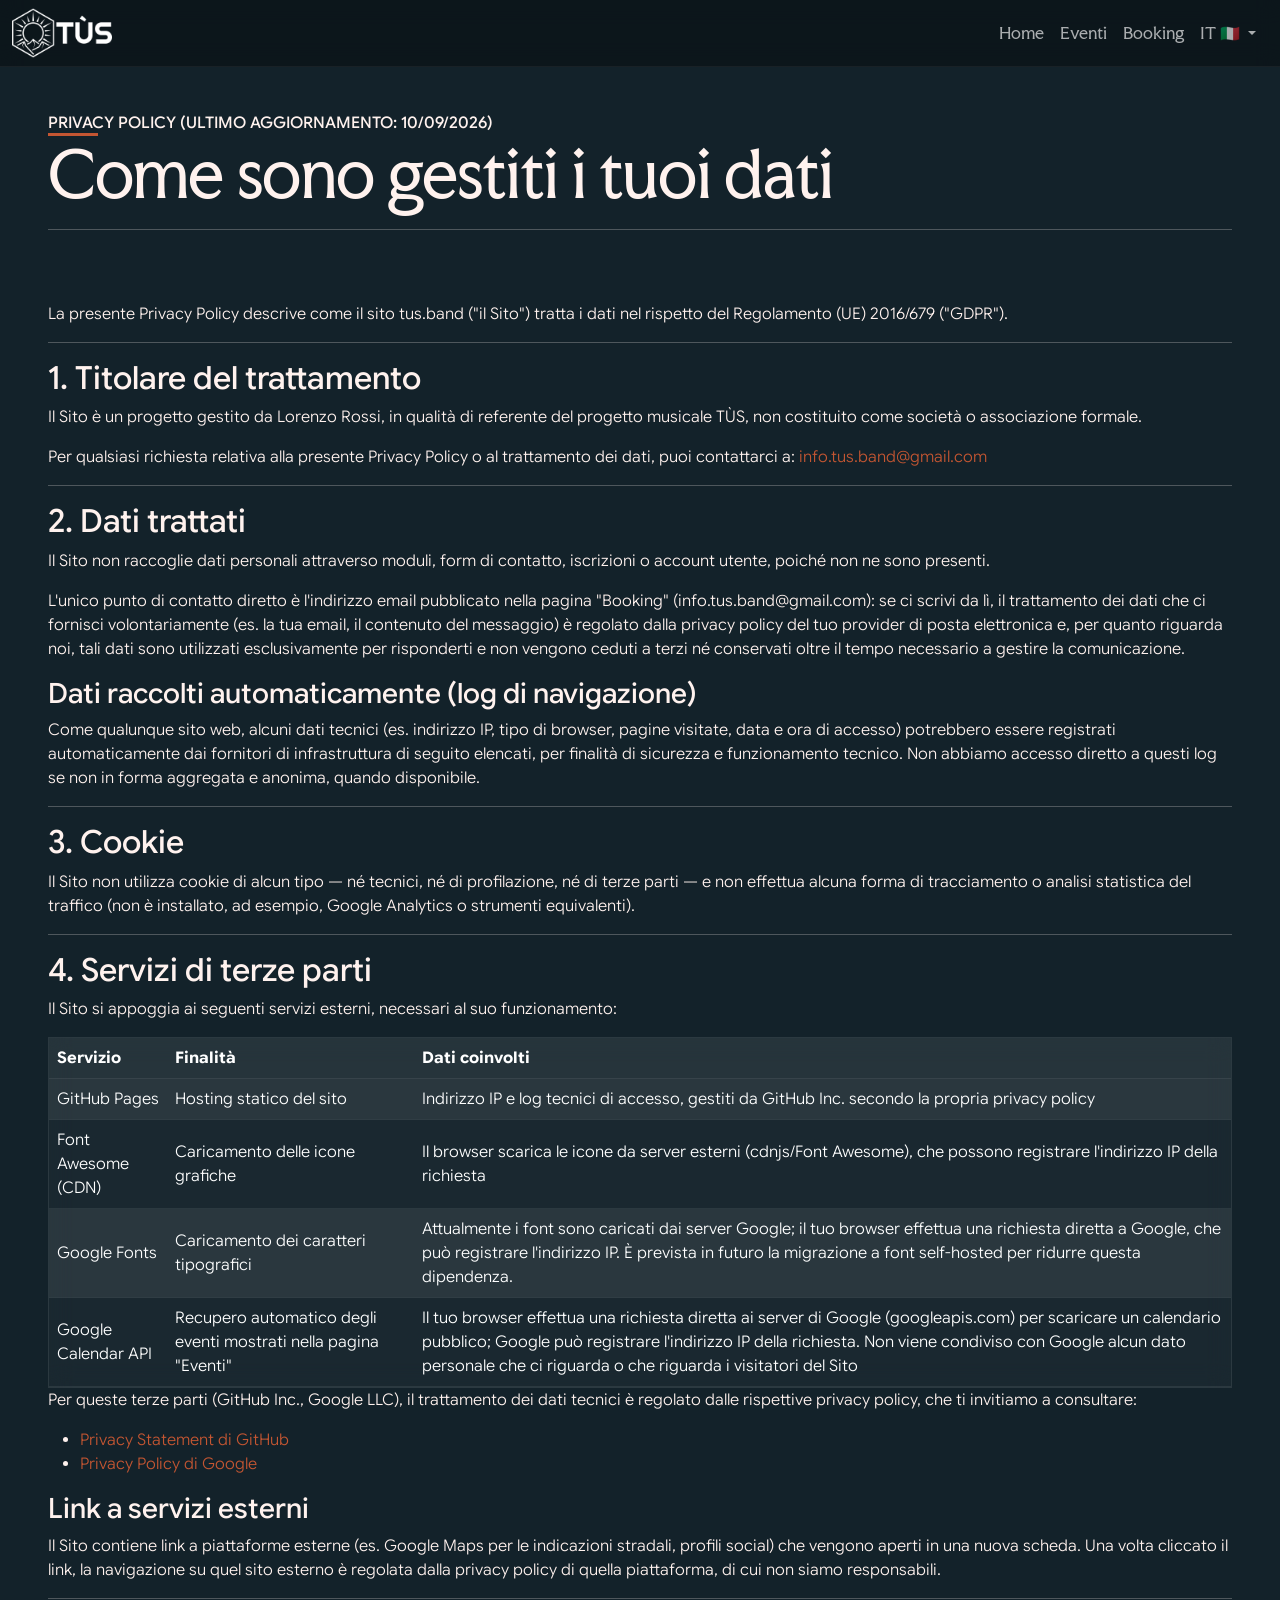
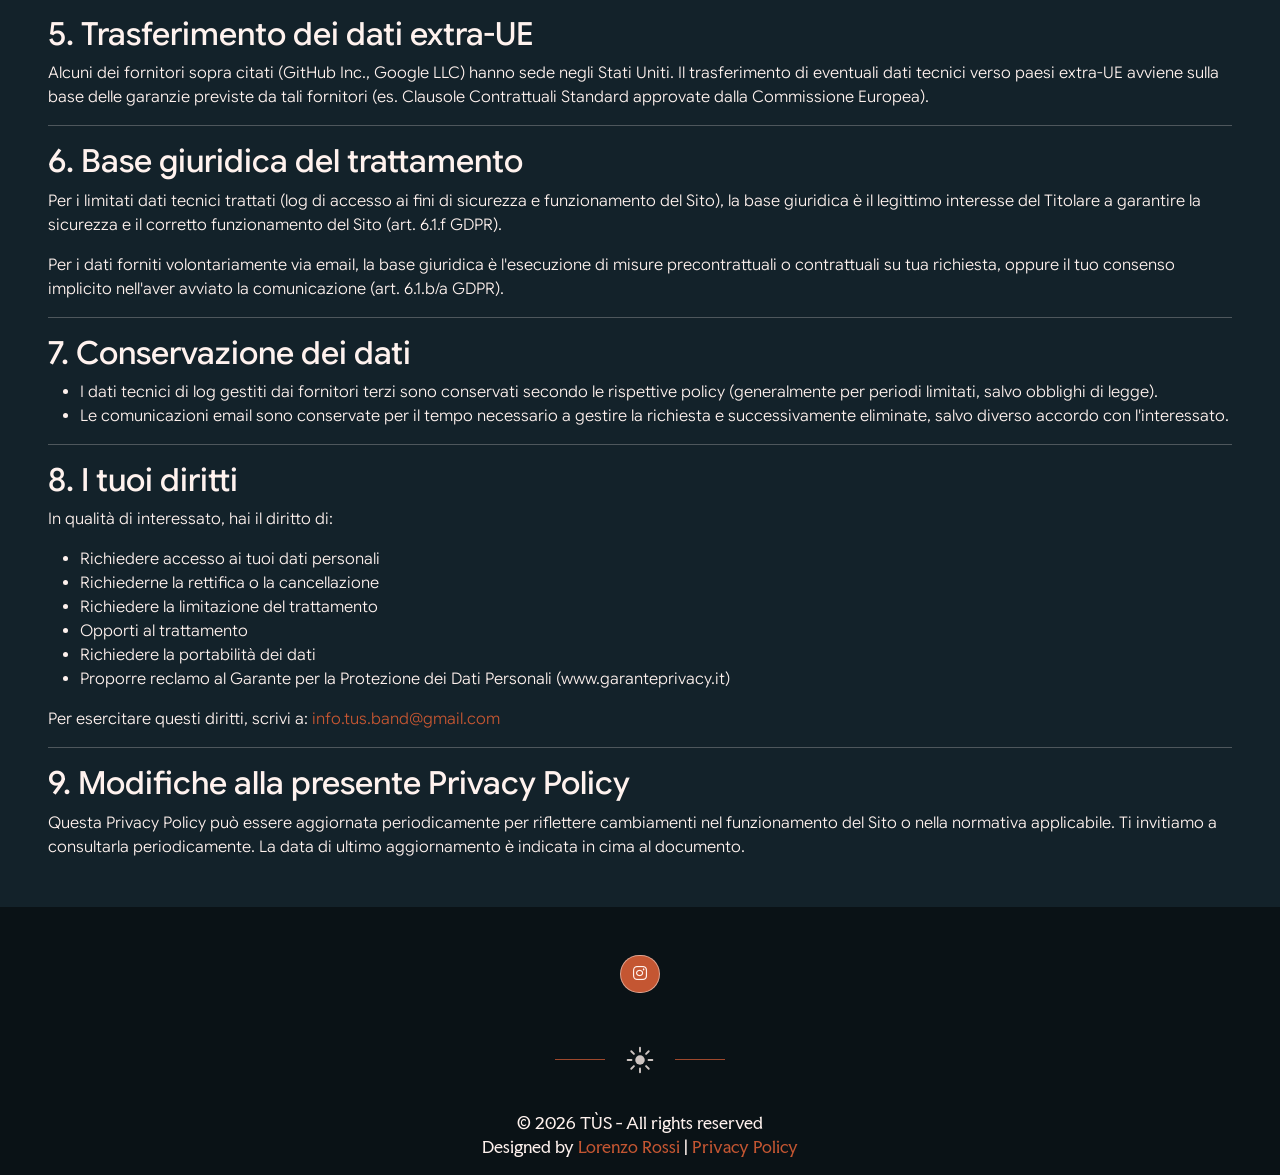
<file: it/privacy-policy/index.html>
<!DOCTYPE html><html lang="it" data-bs-theme="dark" data-beasties-container><head>
    <base href="/">
    <meta charset="utf-8">
    <meta name="viewport" content="width=device-width, initial-scale=1">
    <meta name="description" content="TÙS | Refined Celtic music from Northern Italy.">
    <meta name="keywords" content="music, scottish, irish, galician, breton, trad">
    <meta name="author" content="Lorenzo Rossi">
    <meta name="robots" content="index, follow">

    <title>TÙS</title>
    <link href="https://cdn.jsdelivr.net/npm/bootstrap@5.3.6/dist/css/bootstrap.min.css" rel="stylesheet" integrity="sha384-4Q6Gf2aSP4eDXB8Miphtr37CMZZQ5oXLH2yaXMJ2w8e2ZtHTl7GptT4jmndRuHDT" crossorigin="anonymous">
    
    <link rel="stylesheet" href="https://cdnjs.cloudflare.com/ajax/libs/font-awesome/6.7.2/css/all.min.css">
    
    <style>
      .loader {
        position: fixed;
        inset: 0;
        z-index: 9999;
        background-color: #0a1216;
        opacity: 1;
        transition: opacity 0.6s ease;
        display: flex;
        align-items: center;
        justify-content: center;
      }

      .loader.fade-out {
        opacity: 0;
        pointer-events: none;
      }

      .logo {
        width: 250px;
        animation: pulse 1.5s infinite;
      }

      @keyframes pulse {
        0% {
          transform: scale(1);
          opacity: 1;
        }
        50% {
          transform: scale(1.1);
          opacity: 1;
        }
        100% {
          transform: scale(1);
          opacity: 1;
        }
      }
    </style>
  <style>:root{--navbar-height: 66px;--color-bg: #13222A;--color-bg-alt: #0a1216;--color-bg-deep: #0a1216;--color-accent: #00ca9b;--color-accent-dark: #ff8860;--color-text: #fff2ee;--color-btn: #c45632;--color-btn-hover: #ff8860;--color-btn-action: #8b4129;--color-border: #fff2ee}app-root{position:relative;z-index:0}nav.navbar.fixed-top{position:fixed;z-index:1030}.offcanvas{z-index:1045!important;height:100vh;background-color:var(--color-bg-alt)}body{padding-top:var(--navbar-height);background-color:var(--color-bg)}@font-face{font-family:Google Sans Flex;src:url(/assets/fonts/Google_Sans_Flex/GoogleSansFlex-VariableFont_GRAD,ROND,opsz,slnt,wdth,wght.ttf) format("truetype-variations");font-weight:100 1000;font-style:normal;font-display:swap}*{font-family:Google Sans Flex,sans-serif;font-optical-sizing:auto;font-weight:300;font-style:normal;font-variation-settings:"wdth" 100;font-variation-settings:"slnt" 0,"wdth" 100,"GRAD" 0,"ROND" 0;color:var(--color-text)}@font-face{font-family:Faculty Glyphic;src:url(/assets/fonts/Faculty_Glyphic/FacultyGlyphic-Regular.ttf) format("truetype");font-weight:400;font-style:normal;font-display:swap}.title{font-family:Faculty Glyphic,sans-serif}nav{background-color:#0a1216b3;-webkit-backdrop-filter:blur(12px);backdrop-filter:blur(12px);border-bottom:1px solid rgba(255,255,255,.05)}footer{background-color:var(--color-bg-deep)}.btn-primary{background-color:var(--color-btn);border:1px solid rgba(255,242,238,.5);transition:ease-in-out .3s}.btn-primary:hover{background-color:var(--color-btn-hover);border:1px solid rgba(255,242,238,.5);box-shadow:0 0 20px #000}.btn-primary:active,.btn-primary:focus{background-color:var(--color-btn-action)!important;border-color:var(--color-btn-action)072921!important;box-shadow:none!important}a{text-decoration:none;color:var(--color-btn);transition:ease-in-out .3s}a:hover{color:var(--color-btn-hover)}a:active{color:var(--color-btn-action)}.highlight{color:var(--color-btn)}.separator-small{width:50px;height:3px;background:var(--color-btn);margin:0}.sep-sole{display:flex;align-items:center;gap:1rem;opacity:.8}.sep-sole:before,.sep-sole:after{content:"";flex:1;height:1px;opacity:1}.sep-sole svg{width:38px;height:38px;flex:none}.separator-sun{width:50px;height:1px;background:var(--color-btn);margin:0}.title.display-3{font-weight:600;font-size:clamp(2.2rem,5vw,4rem);letter-spacing:-.02em}.dropdown-menu{text-align:center;background-color:var(--color-bg-deep)}.dropdown-item:hover{background-color:var(--color-bg);cursor:pointer}.dropdown-item:active{background-color:var(--color-btn-hover)}
</style><link rel="stylesheet" href="styles-CSXFU5VS.css" media="print" onload="this.media='all'"><noscript><link rel="stylesheet" href="styles-CSXFU5VS.css"></noscript><style ng-app-id="ng">.scroll-button[_ngcontent-ng-c3466197075]{color:var(--color-text);position:fixed;bottom:20px;right:20px;padding:10px 15px;cursor:pointer;z-index:10;-webkit-backdrop-filter:blur(12px);backdrop-filter:blur(12px);border:1px solid var(--color-text)}</style><style ng-app-id="ng">.table-responsive[_ngcontent-ng-c3231884842]{-webkit-backdrop-filter:blur(12px);backdrop-filter:blur(12px);background:#ffffff08;border:1px solid rgba(255,255,255,.08);overflow:hidden}.table[_ngcontent-ng-c3231884842]{background:transparent;margin-bottom:0}.table[_ngcontent-ng-c3231884842]   thead[_ngcontent-ng-c3231884842]{background:#ffffff0d}.table[_ngcontent-ng-c3231884842]   th[_ngcontent-ng-c3231884842], .table[_ngcontent-ng-c3231884842]   td[_ngcontent-ng-c3231884842]{background:transparent;border-color:#ffffff14}.table-striped[_ngcontent-ng-c3231884842] > tbody[_ngcontent-ng-c3231884842] > tr[_ngcontent-ng-c3231884842]:nth-of-type(odd) > *[_ngcontent-ng-c3231884842]{background:#ffffff05}.table[_ngcontent-ng-c3231884842]   th[_ngcontent-ng-c3231884842]{font-weight:700}</style></head>

  <body><!--nghm--><script type="text/javascript" id="ng-event-dispatch-contract">(()=>{function p(t,n,r,o,e,i,f,m){return{eventType:t,event:n,targetElement:r,eic:o,timeStamp:e,eia:i,eirp:f,eiack:m}}function u(t){let n=[],r=e=>{n.push(e)};return{c:t,q:n,et:[],etc:[],d:r,h:e=>{r(p(e.type,e,e.target,t,Date.now()))}}}function s(t,n,r){for(let o=0;o<n.length;o++){let e=n[o];(r?t.etc:t.et).push(e),t.c.addEventListener(e,t.h,r)}}function c(t,n,r,o,e=window){let i=u(t);e._ejsas||(e._ejsas={}),e._ejsas[n]=i,s(i,r),s(i,o,!0)}window.__jsaction_bootstrap=c;})();
</script><script>window.__jsaction_bootstrap(document.body,"ng",["click"],[]);</script>
    <div id="app-loader" class="loader">
      <img src="assets/media/images/tus-logo-text-w.png" alt="Logo" class="logo">
    </div>

    <app-root ng-version="22.0.6" _nghost-ng-c3466197075 ngh="2" ng-server-context="ssg"><app-header _ngcontent-ng-c3466197075 ngh="0"><nav class="navbar navbar-expand-lg fixed-top"><div class="container-fluid"><div class="d-flex flex-row flex-align-center"><img src="assets/media/images/tus-logo-extended-w.png" alt="Logo TÙS" style="max-height: 50px;" tabindex="0" jsaction="click:;"></div><button type="button" data-bs-toggle="offcanvas" data-bs-target="#offcanvasNavbar" aria-controls="offcanvasNavbar" aria-label="Toggle navigation" class="navbar-toggler border-0"><span class="navbar-toggler-icon"></span></button></div><div tabindex="-1" id="offcanvasNavbar" aria-labelledby="offcanvasNavbarLabel" class="offcanvas offcanvas-end text-center"><div class="offcanvas-header text-center"><img src="assets/media/images/tus-logo-extended-w.png" alt="Logo TÙS" style="max-height: 50px;"><button type="button" data-bs-dismiss="offcanvas" aria-label="Close" class="btn-close"></button></div><div class="offcanvas-body"><ul class="navbar-nav justify-content-end flex-grow-1 pe-3"><li class="nav-item"><a class="nav-link title" href="/it" jsaction="click:;"> Home </a></li><li class="nav-item"><a class="nav-link title" href="/it/events" jsaction="click:;"> Eventi </a></li><li class="nav-item"><a class="nav-link title" href="/it/booking" jsaction="click:;"> Booking </a></li><li class="nav-item dropdown"><a href="#" role="button" data-bs-toggle="dropdown" aria-expanded="false" class="nav-link dropdown-toggle title"> IT <!----> 🇮🇹 <!----></a><ul class="dropdown-menu"><li class="clickable"><a class="dropdown-item anton title" jsaction="click:;">IT 🇮🇹</a></li><li class="clickable"><a class="dropdown-item anton title" jsaction="click:;">EN 🇬🇧</a></li></ul></li></ul></div></div></nav></app-header><main _ngcontent-ng-c3466197075><router-outlet _ngcontent-ng-c3466197075></router-outlet><app-privacy-policy _nghost-ng-c3231884842 ngh="1"><div _ngcontent-ng-c3231884842 appscrollreveal class="d-flex flex-column"><h6 _ngcontent-ng-c3231884842 class="text-uppercase mt-5 mx-lg-5 mx-3 mx-sm-2 mb-0" style="display: inline-block;"> Privacy Policy (Ultimo aggiornamento: 10/09/2026) <div _ngcontent-ng-c3231884842 class="separator-small highlight"></div></h6><h1 _ngcontent-ng-c3231884842 class="title display-3 mx-lg-5 mx-3 mx-sm-2 mt-0 d-inline fw-normal"> Come sono gestiti i tuoi dati <hr _ngcontent-ng-c3231884842></h1></div><div _ngcontent-ng-c3231884842 class="m-5"><p _ngcontent-ng-c3231884842> La presente Privacy Policy descrive come il sito tus.band ("il Sito") tratta i dati nel rispetto del Regolamento (UE) 2016/679 ("GDPR"). </p><hr _ngcontent-ng-c3231884842><h2 _ngcontent-ng-c3231884842> 1. Titolare del trattamento </h2><p _ngcontent-ng-c3231884842> Il Sito è un progetto gestito da Lorenzo Rossi, in qualità di referente del progetto musicale TÙS, non costituito come società o associazione formale. </p><p _ngcontent-ng-c3231884842> Per qualsiasi richiesta relativa alla presente Privacy Policy o al trattamento dei dati, puoi contattarci a: <a _ngcontent-ng-c3231884842 href="mailto:info.tus.band@gmail.com">info.tus.band@gmail.com</a></p><hr _ngcontent-ng-c3231884842><h2 _ngcontent-ng-c3231884842> 2. Dati trattati </h2><p _ngcontent-ng-c3231884842> Il Sito non raccoglie dati personali attraverso moduli, form di contatto, iscrizioni o account utente, poiché non ne sono presenti. </p><p _ngcontent-ng-c3231884842> L'unico punto di contatto diretto è l'indirizzo email pubblicato nella pagina "Booking" (info.tus.band@gmail.com): se ci scrivi da lì, il trattamento dei dati che ci fornisci volontariamente (es. la tua email, il contenuto del messaggio) è regolato dalla privacy policy del tuo provider di posta elettronica e, per quanto riguarda noi, tali dati sono utilizzati esclusivamente per risponderti e non vengono ceduti a terzi né conservati oltre il tempo necessario a gestire la comunicazione. </p><h3 _ngcontent-ng-c3231884842> Dati raccolti automaticamente (log di navigazione) </h3><p _ngcontent-ng-c3231884842> Come qualunque sito web, alcuni dati tecnici (es. indirizzo IP, tipo di browser, pagine visitate, data e ora di accesso) potrebbero essere registrati automaticamente dai fornitori di infrastruttura di seguito elencati, per finalità di sicurezza e funzionamento tecnico. Non abbiamo accesso diretto a questi log se non in forma aggregata e anonima, quando disponibile. </p><hr _ngcontent-ng-c3231884842><h2 _ngcontent-ng-c3231884842> 3. Cookie </h2><p _ngcontent-ng-c3231884842> Il Sito non utilizza cookie di alcun tipo — né tecnici, né di profilazione, né di terze parti — e non effettua alcuna forma di tracciamento o analisi statistica del traffico (non è installato, ad esempio, Google Analytics o strumenti equivalenti). </p><hr _ngcontent-ng-c3231884842><h2 _ngcontent-ng-c3231884842> 4. Servizi di terze parti </h2><p _ngcontent-ng-c3231884842> Il Sito si appoggia ai seguenti servizi esterni, necessari al suo funzionamento: </p><div _ngcontent-ng-c3231884842 class="table-responsive"><table _ngcontent-ng-c3231884842 class="table table-striped align-middle"><thead _ngcontent-ng-c3231884842><tr _ngcontent-ng-c3231884842><th _ngcontent-ng-c3231884842 scope="col">Servizio</th><th _ngcontent-ng-c3231884842 scope="col">Finalità</th><th _ngcontent-ng-c3231884842 scope="col">Dati coinvolti</th></tr></thead><tbody _ngcontent-ng-c3231884842><tr _ngcontent-ng-c3231884842><td _ngcontent-ng-c3231884842>GitHub Pages</td><td _ngcontent-ng-c3231884842>Hosting statico del sito</td><td _ngcontent-ng-c3231884842>Indirizzo IP e log tecnici di accesso, gestiti da GitHub Inc. secondo la propria privacy policy</td></tr><tr _ngcontent-ng-c3231884842><td _ngcontent-ng-c3231884842>Font Awesome (CDN)</td><td _ngcontent-ng-c3231884842>Caricamento delle icone grafiche</td><td _ngcontent-ng-c3231884842>Il browser scarica le icone da server esterni (cdnjs/Font Awesome), che possono registrare l'indirizzo IP della richiesta</td></tr><tr _ngcontent-ng-c3231884842><td _ngcontent-ng-c3231884842>Google Fonts</td><td _ngcontent-ng-c3231884842>Caricamento dei caratteri tipografici</td><td _ngcontent-ng-c3231884842>Attualmente i font sono caricati dai server Google; il tuo browser effettua una richiesta diretta a Google, che può registrare l'indirizzo IP. È prevista in futuro la migrazione a font self-hosted per ridurre questa dipendenza.</td></tr><tr _ngcontent-ng-c3231884842><td _ngcontent-ng-c3231884842>Google Calendar API</td><td _ngcontent-ng-c3231884842>Recupero automatico degli eventi mostrati nella pagina "Eventi"</td><td _ngcontent-ng-c3231884842>Il tuo browser effettua una richiesta diretta ai server di Google (googleapis.com) per scaricare un calendario pubblico; Google può registrare l'indirizzo IP della richiesta. Non viene condiviso con Google alcun dato personale che ci riguarda o che riguarda i visitatori del Sito</td></tr></tbody></table></div><p _ngcontent-ng-c3231884842> Per queste terze parti (GitHub Inc., Google LLC), il trattamento dei dati tecnici è regolato dalle rispettive privacy policy, che ti invitiamo a consultare: </p><ul _ngcontent-ng-c3231884842><li _ngcontent-ng-c3231884842><a _ngcontent-ng-c3231884842 href="https://docs.github.com/en/site-policy/privacy-policies/github-general-privacy-statement" target="_blank" rel="noopener noreferrer">Privacy Statement di GitHub</a></li><li _ngcontent-ng-c3231884842><a _ngcontent-ng-c3231884842 href="https://policies.google.com/privacy" target="_blank" rel="noopener noreferrer">Privacy Policy di Google</a></li></ul><h3 _ngcontent-ng-c3231884842> Link a servizi esterni </h3><p _ngcontent-ng-c3231884842> Il Sito contiene link a piattaforme esterne (es. Google Maps per le indicazioni stradali, profili social) che vengono aperti in una nuova scheda. Una volta cliccato il link, la navigazione su quel sito esterno è regolata dalla privacy policy di quella piattaforma, di cui non siamo responsabili. </p><hr _ngcontent-ng-c3231884842><h2 _ngcontent-ng-c3231884842> 5. Trasferimento dei dati extra-UE </h2><p _ngcontent-ng-c3231884842> Alcuni dei fornitori sopra citati (GitHub Inc., Google LLC) hanno sede negli Stati Uniti. Il trasferimento di eventuali dati tecnici verso paesi extra-UE avviene sulla base delle garanzie previste da tali fornitori (es. Clausole Contrattuali Standard approvate dalla Commissione Europea). </p><hr _ngcontent-ng-c3231884842><h2 _ngcontent-ng-c3231884842> 6. Base giuridica del trattamento </h2><p _ngcontent-ng-c3231884842> Per i limitati dati tecnici trattati (log di accesso ai fini di sicurezza e funzionamento del Sito), la base giuridica è il legittimo interesse del Titolare a garantire la sicurezza e il corretto funzionamento del Sito (art. 6.1.f GDPR). </p><p _ngcontent-ng-c3231884842> Per i dati forniti volontariamente via email, la base giuridica è l'esecuzione di misure precontrattuali o contrattuali su tua richiesta, oppure il tuo consenso implicito nell'aver avviato la comunicazione (art. 6.1.b/a GDPR). </p><hr _ngcontent-ng-c3231884842><h2 _ngcontent-ng-c3231884842> 7. Conservazione dei dati </h2><ul _ngcontent-ng-c3231884842><li _ngcontent-ng-c3231884842>I dati tecnici di log gestiti dai fornitori terzi sono conservati secondo le rispettive policy (generalmente per periodi limitati, salvo obblighi di legge).</li><li _ngcontent-ng-c3231884842>Le comunicazioni email sono conservate per il tempo necessario a gestire la richiesta e successivamente eliminate, salvo diverso accordo con l'interessato.</li></ul><hr _ngcontent-ng-c3231884842><h2 _ngcontent-ng-c3231884842> 8. I tuoi diritti </h2><p _ngcontent-ng-c3231884842> In qualità di interessato, hai il diritto di: </p><ul _ngcontent-ng-c3231884842><li _ngcontent-ng-c3231884842>Richiedere accesso ai tuoi dati personali</li><li _ngcontent-ng-c3231884842>Richiederne la rettifica o la cancellazione</li><li _ngcontent-ng-c3231884842>Richiedere la limitazione del trattamento</li><li _ngcontent-ng-c3231884842>Opporti al trattamento</li><li _ngcontent-ng-c3231884842>Richiedere la portabilità dei dati</li><li _ngcontent-ng-c3231884842>Proporre reclamo al Garante per la Protezione dei Dati Personali (www.garanteprivacy.it)</li></ul><p _ngcontent-ng-c3231884842> Per esercitare questi diritti, scrivi a: <a _ngcontent-ng-c3231884842 href="mailto:info.tus.band@gmail.com">info.tus.band@gmail.com</a></p><hr _ngcontent-ng-c3231884842><h2 _ngcontent-ng-c3231884842> 9. Modifiche alla presente Privacy Policy </h2><p _ngcontent-ng-c3231884842> Questa Privacy Policy può essere aggiornata periodicamente per riflettere cambiamenti nel funzionamento del Sito o nella normativa applicabile. Ti invitiamo a consultarla periodicamente. La data di ultimo aggiornamento è indicata in cima al documento. </p></div></app-privacy-policy><!----></main><!----><app-footer _ngcontent-ng-c3466197075 ngh="1"><footer class="text-center"><div class="d-flex align-items-center justify-content-center py-5"><a href="https://www.instagram.com/tus.band/" target="_blank" class="btn btn-primary rounded-5 mx-3"><i class="fa-brands fa-instagram"></i></a></div><div role="separator" class="sep sep-sole my-3 mt-0"><div class="separator-sun"></div><svg viewBox="0 0 40 40" aria-hidden="true"><circle cx="20" cy="20" r="5" fill="currentColor"/><g stroke="currentColor" stroke-width="2" stroke-linecap="round"><path d="M29 20h4M11 20H7M20 29v4M20 11V7M26.4 26.4l2.8 2.8M13.6 26.4l-2.8 2.8M26.4 13.6l2.8-2.8M13.6 13.6l-2.8-2.8"/></g></svg><div class="separator-sun"></div></div><div class="text-center p-3"><p class="m-0 title">© 2026 TÙS - All rights reserved</p><p class="m-0 title"> Designed by <a href="https://lrossi.xyz" target="_blank" class="title">Lorenzo Rossi</a> | <a class="title" href="/it/privacy-policy" jsaction="click:;">Privacy Policy</a></p></div></footer></app-footer></app-root>
    <script src="https://cdn.jsdelivr.net/npm/@popperjs/core@2.11.8/dist/umd/popper.min.js" integrity="sha384-I7E8VVD/ismYTF4hNIPjVp/Zjvgyol6VFvRkX/vR+Vc4jQkC+hVqc2pM8ODewa9r" crossorigin="anonymous"></script>
    <script src="https://cdn.jsdelivr.net/npm/bootstrap@5.3.6/dist/js/bootstrap.min.js" integrity="sha384-RuyvpeZCxMJCqVUGFI0Do1mQrods/hhxYlcVfGPOfQtPJh0JCw12tUAZ/Mv10S7D" crossorigin="anonymous"></script>
  <script src="polyfills-ERLYOUQC.js" type="module"></script><script src="main-XMY4ENUR.js" type="module"></script>
<script id="ng-state" type="application/json">{"__nghData__":[{"t":{"25":"t0","26":"t1"},"c":{"25":[],"26":[{"i":"t1","r":1}]}},{},{"c":{"2":[{"i":"c3231884842","r":1}],"3":[]},"t":{"3":"t2"}}]}</script></body></html>
</file>
